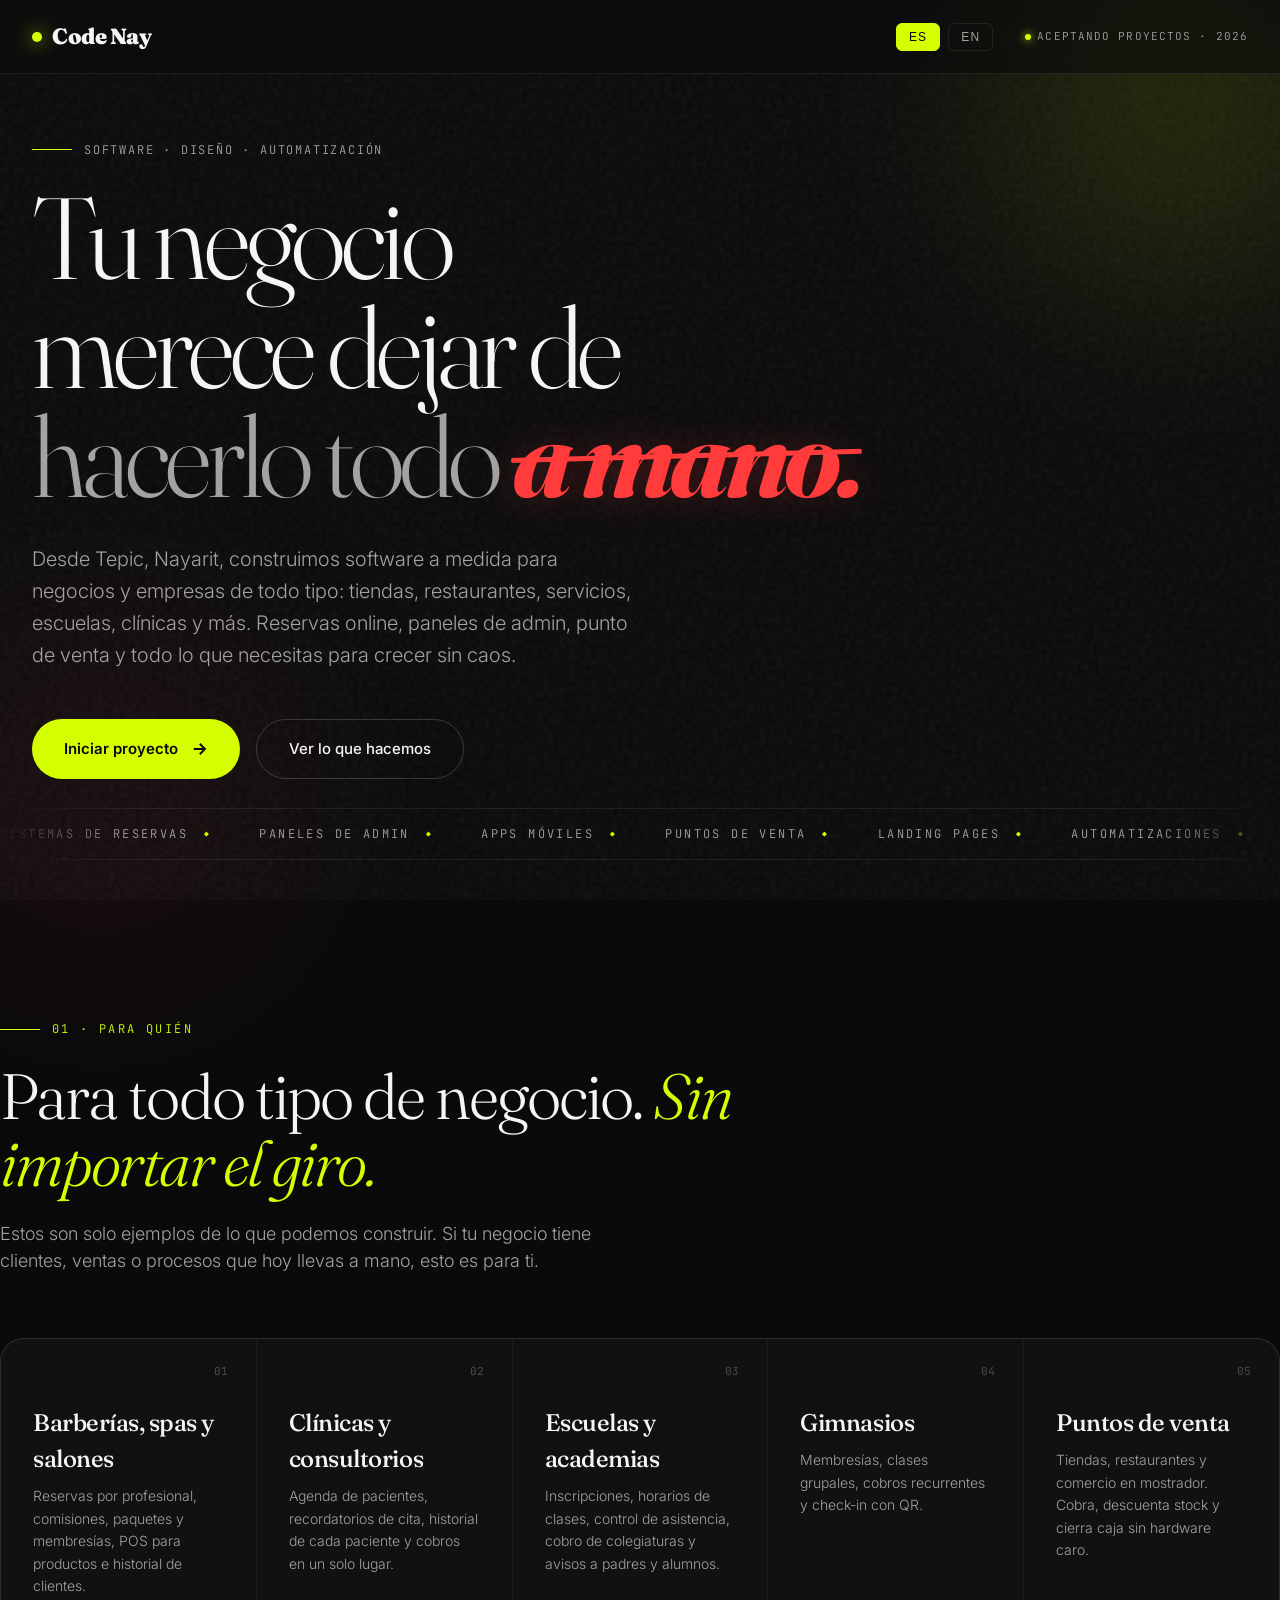
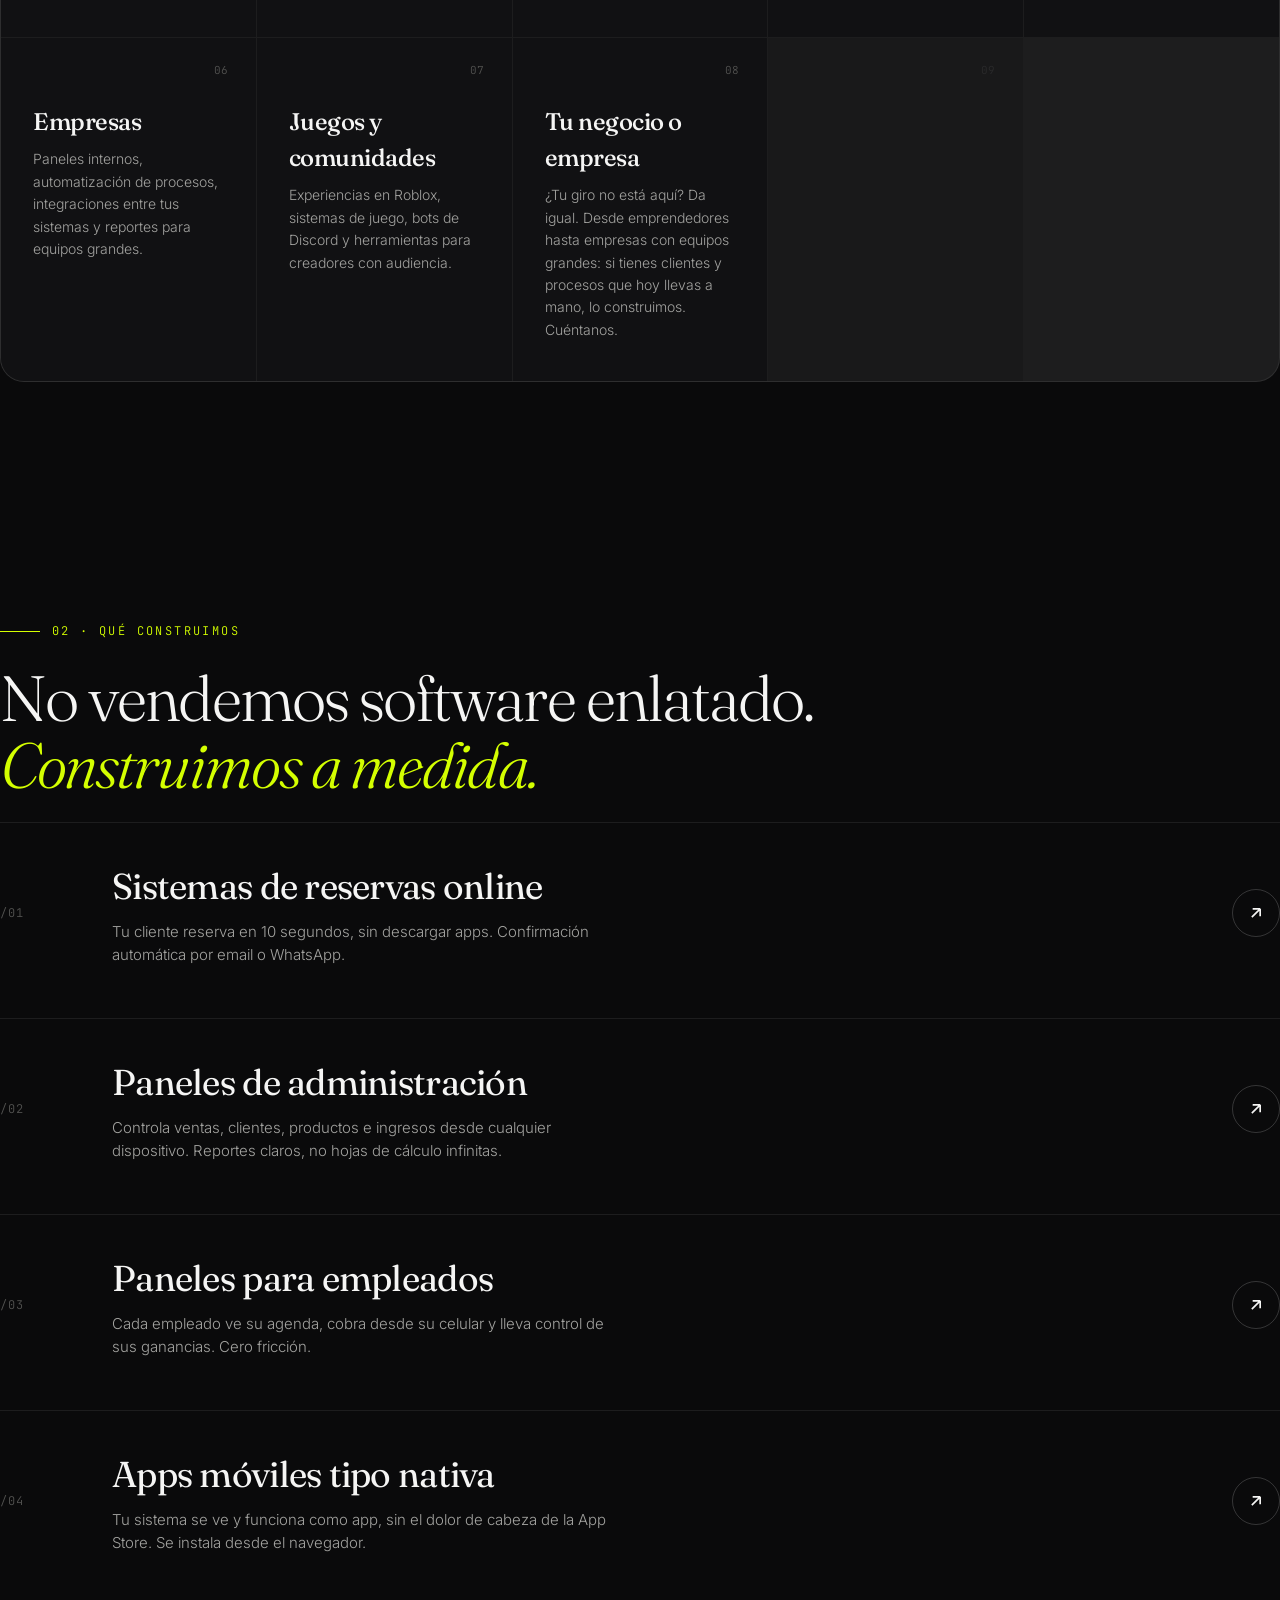
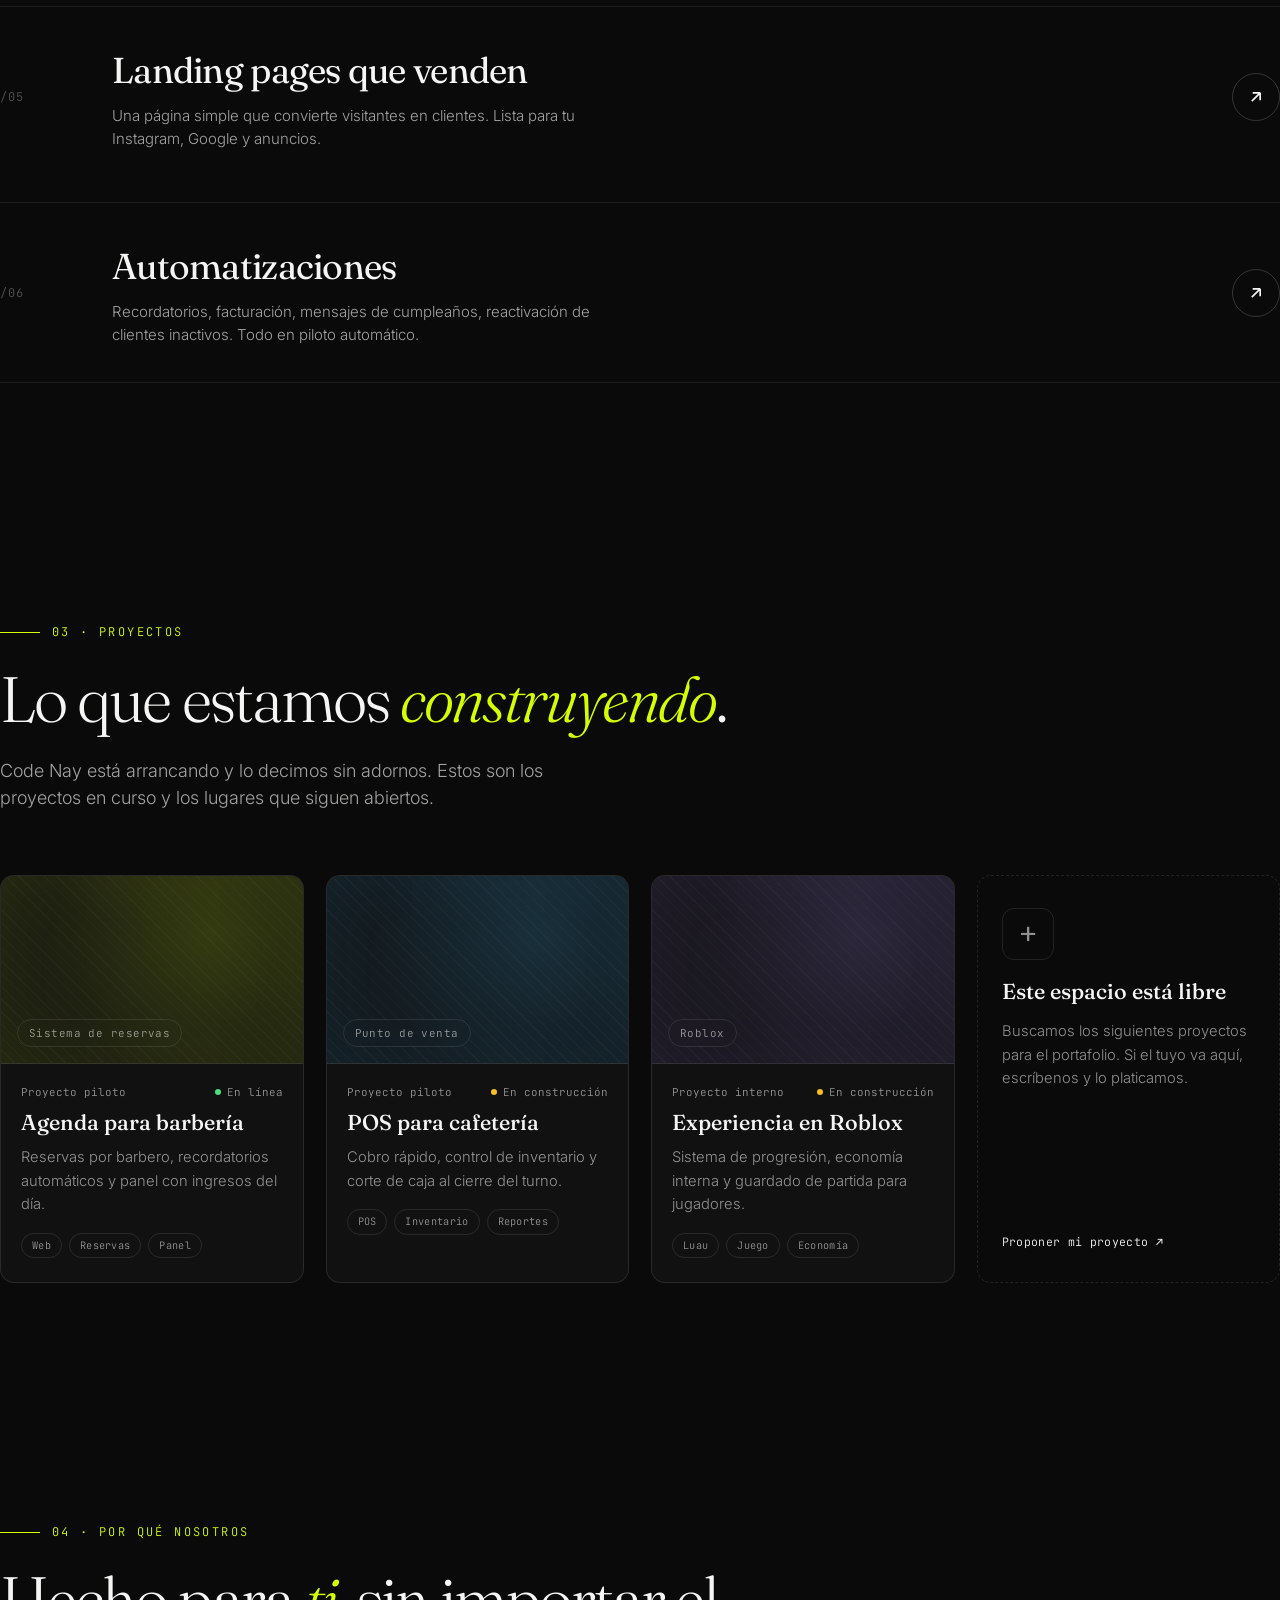
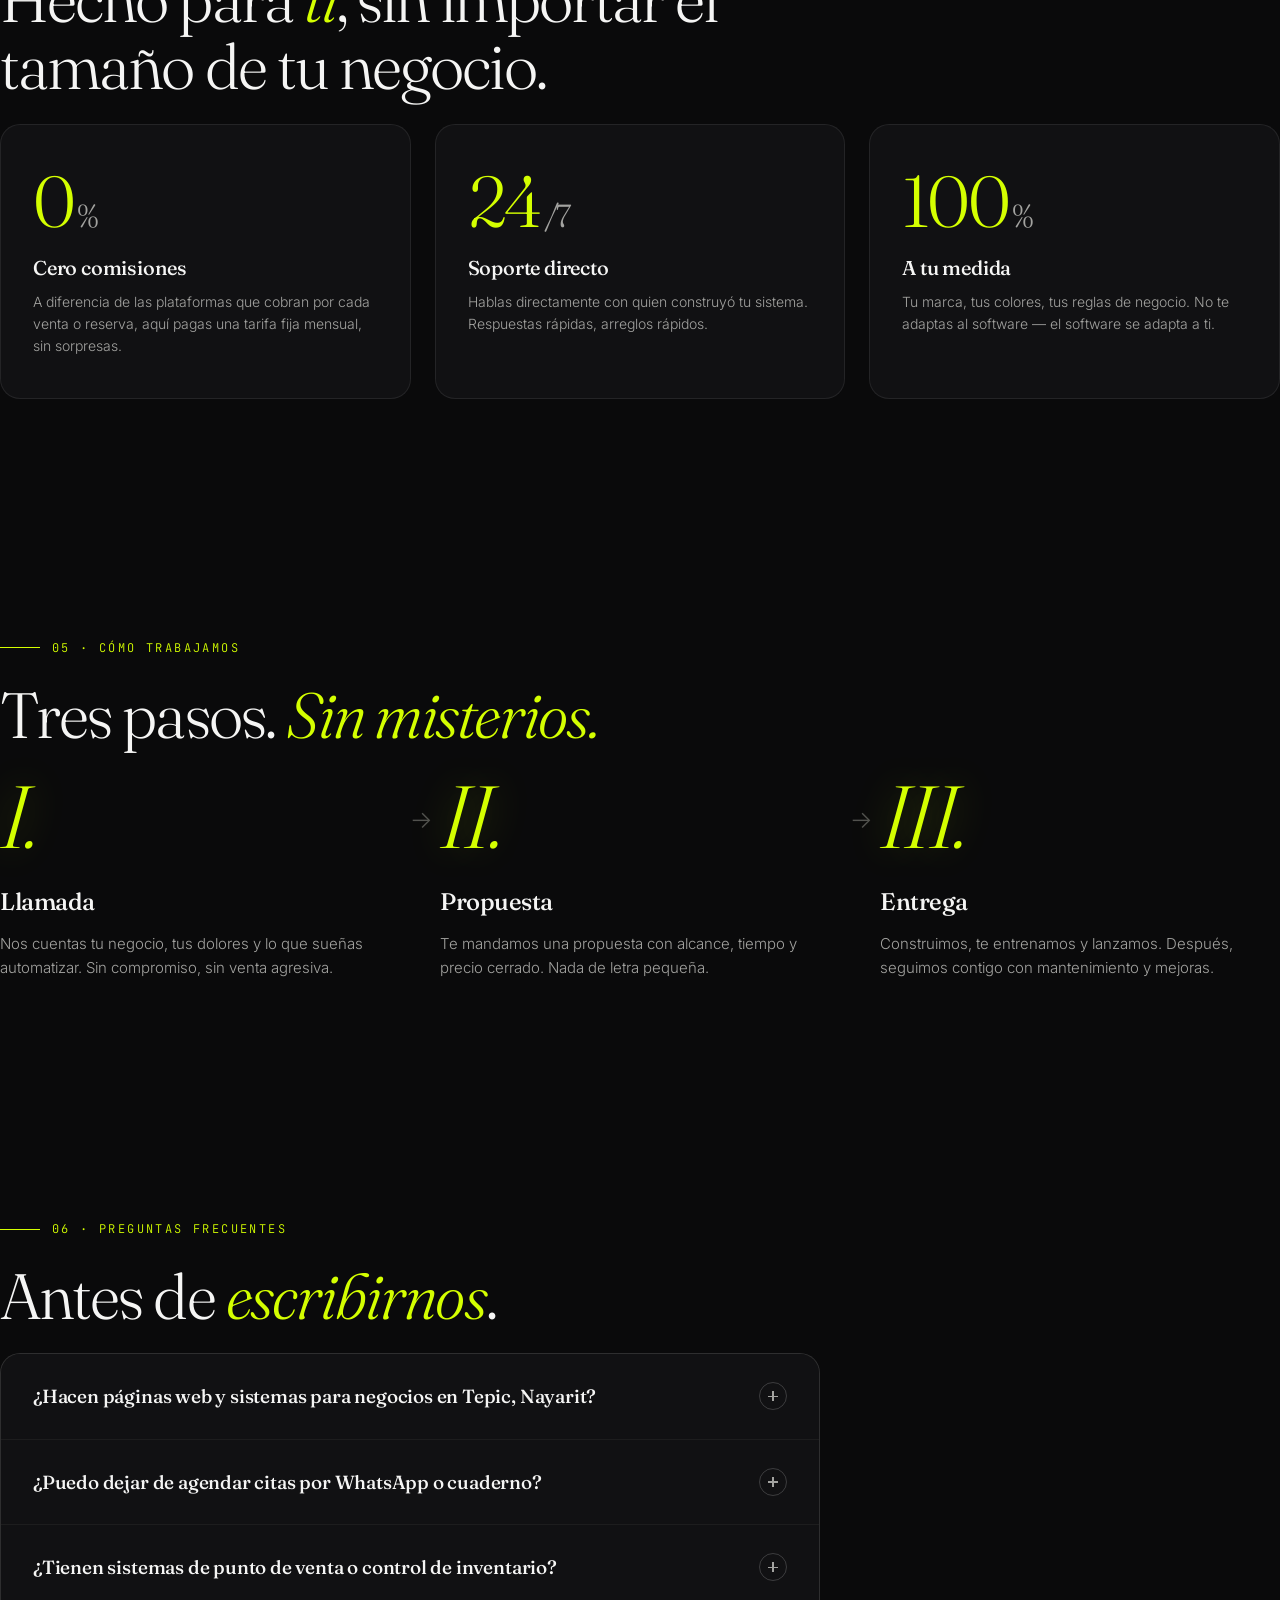
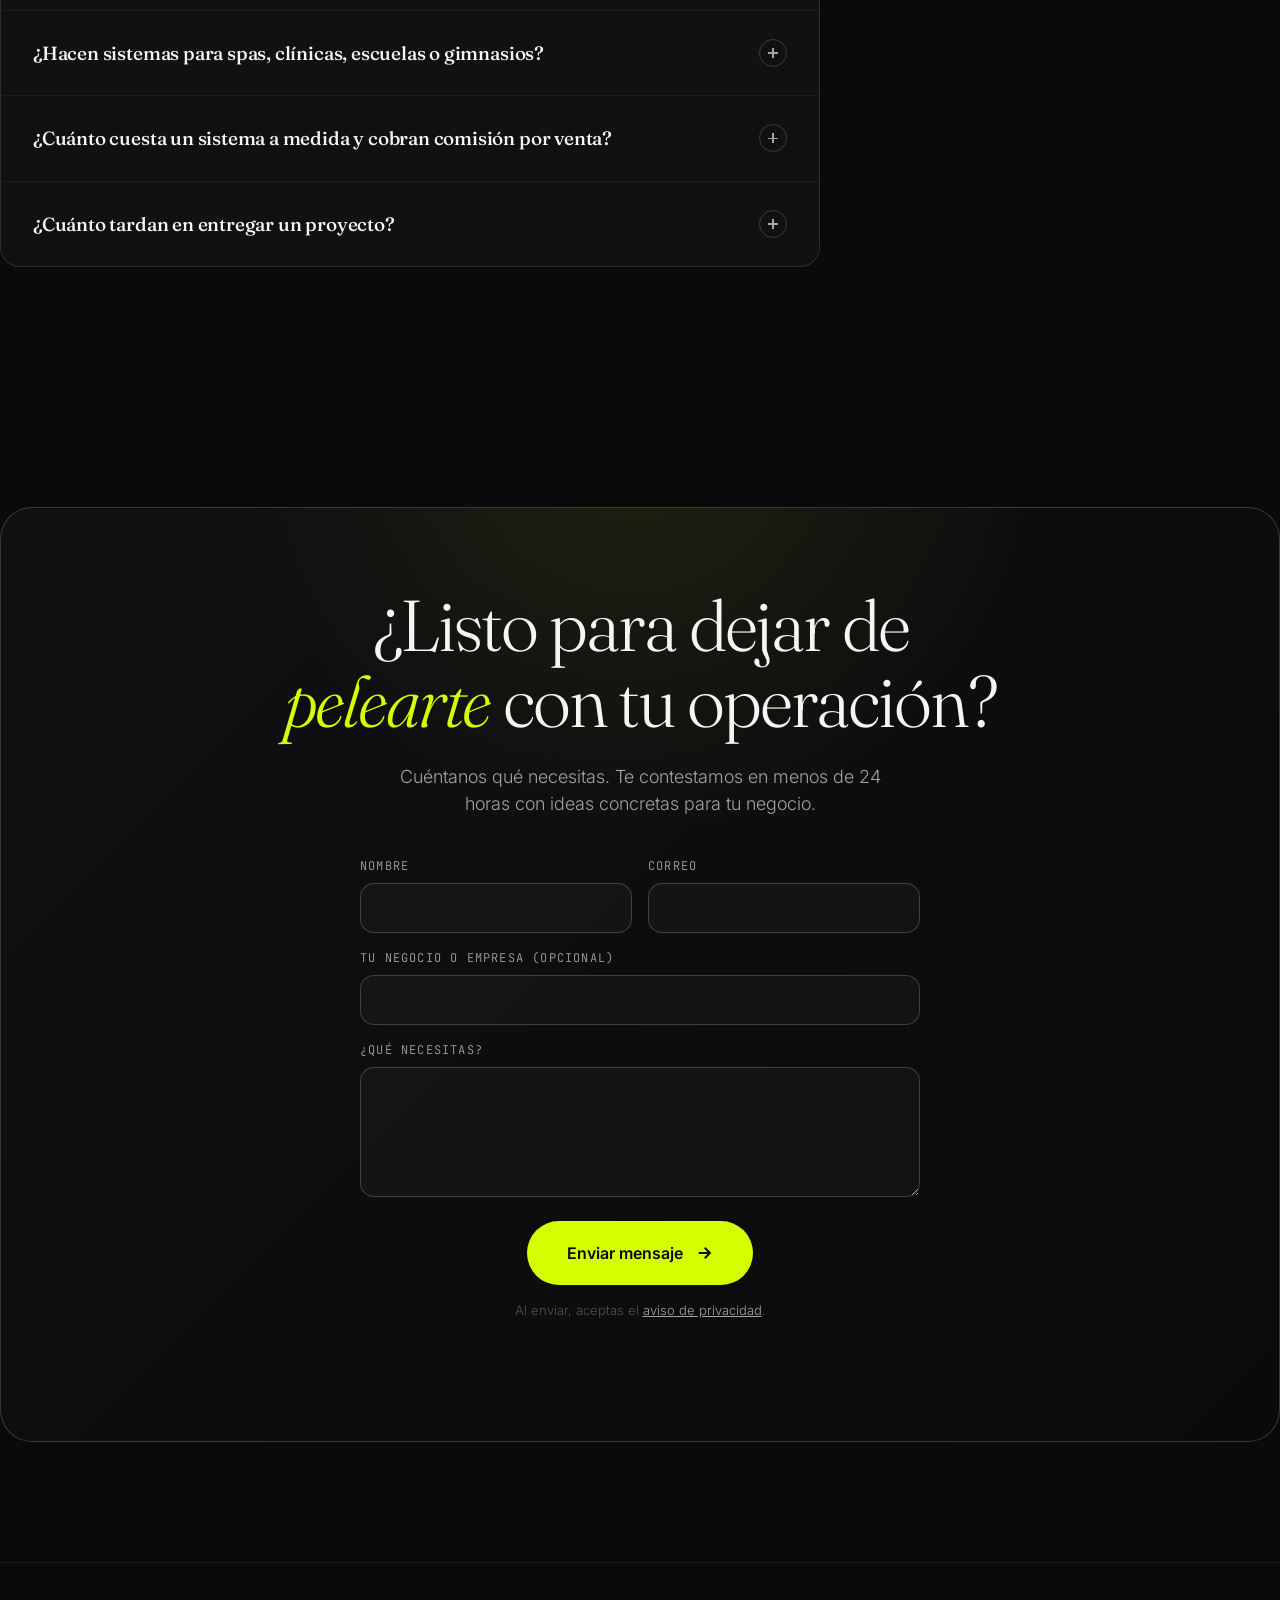
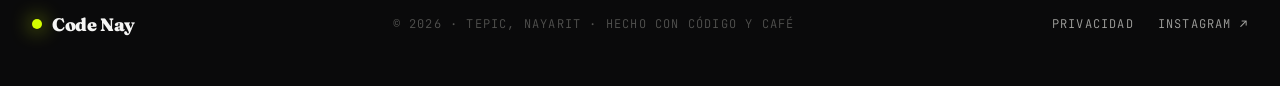
<file: index.html>
<!DOCTYPE html>
<html lang="es">
<head>
<meta charset="UTF-8">
<meta name="viewport" content="width=device-width, initial-scale=1.0">

<!-- Título y descripción: lo que se ve en el resultado de Google -->
<title>Code Nay — Software a medida en Tepic, Nayarit</title>
<meta name="description" content="Desarrollo de software a medida en Tepic, Nayarit. Sistemas de reservas, puntos de venta, paneles de administración, sitios web y automatizaciones para negocios.">

<!-- Dirección oficial de la página (evita contenido duplicado) -->
<link rel="canonical" href="https://www.codenay.com/">

<!-- Permiso explícito de indexación -->
<meta name="robots" content="index, follow, max-image-preview:large">

<link rel="icon" href="favicon.png" type="image/png">

<!-- Vista previa al compartir por WhatsApp, Instagram, Facebook -->
<meta property="og:type" content="website">
<meta property="og:site_name" content="Code Nay">
<meta property="og:locale" content="es_MX">
<meta property="og:url" content="https://www.codenay.com/">
<meta property="og:title" content="Code Nay — Software a medida en Tepic, Nayarit">
<meta property="og:description" content="Sistemas de reservas, puntos de venta, paneles de administración, sitios web y automatizaciones. Construimos el software que tu negocio necesita.">
<meta property="og:image" content="https://www.codenay.com/og-image.jpg">
<meta property="og:image:width" content="1200">
<meta property="og:image:height" content="630">
<meta property="og:image:alt" content="Code Nay — software a medida para tu negocio">

<!-- Vista previa en X / Twitter -->
<meta name="twitter:card" content="summary_large_image">
<meta name="twitter:title" content="Code Nay — Software a medida en Tepic, Nayarit">
<meta name="twitter:description" content="Sistemas de reservas, puntos de venta, paneles de administración, sitios web y automatizaciones.">
<meta name="twitter:image" content="https://www.codenay.com/og-image.jpg">

<!-- Datos estructurados: le explican a Google qué es este negocio -->
<script type="application/ld+json">
{
  "@context": "https://schema.org",
  "@type": "ProfessionalService",
  "@id": "https://www.codenay.com/#negocio",
  "name": "Code Nay",
  "alternateName": "Codenay",
  "url": "https://www.codenay.com/",
  "image": "https://www.codenay.com/og-image.jpg",
  "logo": "https://www.codenay.com/favicon.png",
  "description": "Desarrollo de software a medida: sistemas de reservas, puntos de venta, paneles de administración, sitios web, apps y automatizaciones para negocios.",
  "priceRange": "$$",
  "areaServed": [
    { "@type": "City",  "name": "Tepic" },
    { "@type": "State", "name": "Nayarit" },
    { "@type": "Country", "name": "México" }
  ],
  "address": {
    "@type": "PostalAddress",
    "addressLocality": "Tepic",
    "addressRegion": "Nayarit",
    "addressCountry": "MX"
  },
  "sameAs": [
    "https://instagram.com/code.nay_"
  ],
  "knowsLanguage": ["es-MX", "en"],
  "hasOfferCatalog": {
    "@type": "OfferCatalog",
    "name": "Servicios de desarrollo de software",
    "itemListElement": [
      { "@type": "Offer", "itemOffered": { "@type": "Service", "name": "Sistemas de reservas y agenda en línea" } },
      { "@type": "Offer", "itemOffered": { "@type": "Service", "name": "Puntos de venta e inventario" } },
      { "@type": "Offer", "itemOffered": { "@type": "Service", "name": "Paneles de administración" } },
      { "@type": "Offer", "itemOffered": { "@type": "Service", "name": "Desarrollo de sitios web y landing pages" } },
      { "@type": "Offer", "itemOffered": { "@type": "Service", "name": "Aplicaciones web y móviles" } },
      { "@type": "Offer", "itemOffered": { "@type": "Service", "name": "Automatizaciones e integraciones" } },
      { "@type": "Offer", "itemOffered": { "@type": "Service", "name": "Desarrollo de juegos en Roblox" } }
    ]
  }
}
</script>

<!-- Preguntas frecuentes: mismas preguntas y respuestas visibles en la sección FAQ -->
<script type="application/ld+json">
{
  "@context": "https://schema.org",
  "@type": "FAQPage",
  "mainEntity": [
    {
      "@type": "Question",
      "name": "¿Hacen páginas web y sistemas para negocios en Tepic, Nayarit?",
      "acceptedAnswer": { "@type": "Answer", "text": "Sí. Somos un estudio de desarrollo con sede en Tepic y trabajamos con negocios de todo Nayarit, además de clientes en el resto de México. Diseñamos páginas web y construimos sistemas a medida: reservas, punto de venta, paneles de administración y automatizaciones." }
    },
    {
      "@type": "Question",
      "name": "¿Puedo dejar de agendar citas por WhatsApp o cuaderno?",
      "acceptedAnswer": { "@type": "Answer", "text": "Sí, es justo lo que más pedimos. Construimos sistemas de reservas y agenda en línea: tu cliente reserva solo, te llegan recordatorios automáticos y tú ves todo en un panel, sin perseguir mensajes ni anotar en papel." }
    },
    {
      "@type": "Question",
      "name": "¿Tienen sistemas de punto de venta o control de inventario?",
      "acceptedAnswer": { "@type": "Answer", "text": "Sí. Hacemos puntos de venta para tiendas, restaurantes y comercio en mostrador: cobro, descuento de stock automático y corte de caja, sin depender de hardware caro ni de plataformas que cobran comisión por venta." }
    },
    {
      "@type": "Question",
      "name": "¿Hacen sistemas para spas, clínicas, escuelas o gimnasios?",
      "acceptedAnswer": { "@type": "Answer", "text": "Sí, y también para negocios que no encajan en ningún molde. Cada sistema se ajusta a cómo trabajas de verdad: agenda de pacientes para clínicas, inscripciones y colegiaturas para escuelas, membresías para gimnasios, y así con cada giro." }
    },
    {
      "@type": "Question",
      "name": "¿Cuánto cuesta un sistema a medida y cobran comisión por venta?",
      "acceptedAnswer": { "@type": "Answer", "text": "No cobramos comisión por cada reserva o venta, a diferencia de plataformas como Booksy. El precio depende de qué necesita tu negocio: en la llamada inicial te mandamos una propuesta con alcance, tiempo y precio cerrado, sin letra pequeña." }
    },
    {
      "@type": "Question",
      "name": "¿Cuánto tardan en entregar un proyecto?",
      "acceptedAnswer": { "@type": "Answer", "text": "Varía según el tamaño del sistema, pero trabajamos en tres pasos claros: llamada, propuesta con tiempos definidos, y entrega con entrenamiento incluido. Después seguimos disponibles para mantenimiento y mejoras." }
    }
  ]
}
</script>

<link rel="preconnect" href="https://fonts.googleapis.com">
<link rel="preconnect" href="https://fonts.gstatic.com" crossorigin>
<link href="https://fonts.googleapis.com/css2?family=Fraunces:ital,opsz,wght@0,9..144,300;0,9..144,500;0,9..144,700;0,9..144,900;1,9..144,500&family=JetBrains+Mono:wght@400;500;700&family=Inter:wght@300;400;500;600&display=swap" rel="stylesheet">
<link rel="stylesheet" href="styles.css">
<link rel="stylesheet" href="styles-work.css">

<!-- Google tag (gtag.js) -->
<script async src="https://www.googletagmanager.com/gtag/js?id=G-B6ZFRSYL4J"></script>
<script>
  window.dataLayer = window.dataLayer || [];
  function gtag(){dataLayer.push(arguments);}
  gtag('js', new Date());

  gtag('config', 'G-B6ZFRSYL4J');
</script>
</head>
<body>

<div class="glow glow-1"></div>
<div class="glow glow-2"></div>

<!-- NAV -->
<nav>
  <div class="logo">
    <span class="logo-dot"></span>
    Code Nay
  </div>
  <div class="nav-actions">
    <div class="lang-toggle">
      <button class="lang-btn active" data-lang="es">ES</button>
      <button class="lang-btn" data-lang="en">EN</button>
    </div>
    <div class="nav-tag">
      <span class="status"></span><span data-i18n="nav.status">Aceptando proyectos</span> · 2026
    </div>
  </div>
</nav>

<!-- HERO -->
<section class="hero wrap">
  <div class="hero-meta" data-i18n="hero.meta">Software · Diseño · Automatización</div>
  <h1 data-i18n="hero.title">
    Tu negocio<br>
    merece dejar de<br>
    <span>hacerlo todo</span> <em class="strike">a mano.</em>
  </h1>
  <p class="hero-sub" data-i18n="hero.subtitle">
    Desde Tepic, Nayarit, construimos software a medida para negocios y empresas de todo tipo: tiendas, restaurantes, servicios, escuelas, clínicas y más. Reservas online, paneles de admin, punto de venta y todo lo que necesitas para crecer sin caos.
  </p>
  <div class="hero-cta">
    <a href="#contact" class="btn-primary">
      <span data-i18n="hero.cta1">Iniciar proyecto</span>
      <svg viewBox="0 0 24 24" fill="none" stroke="currentColor" stroke-width="2.5">
        <path d="M5 12h14M13 5l7 7-7 7"/>
      </svg>
    </a>
    <a href="#services" class="btn-secondary" data-i18n="hero.cta2">
      Ver lo que hacemos
    </a>
  </div>

  <div class="ticker">
    <div class="ticker-track">
      <span data-i18n="ticker.1">Sistemas de reservas</span>
      <span data-i18n="ticker.2">Paneles de admin</span>
      <span data-i18n="ticker.3">Apps móviles</span>
      <span data-i18n="ticker.4">Puntos de venta</span>
      <span data-i18n="ticker.5">Landing pages</span>
      <span data-i18n="ticker.6">Automatizaciones</span>
      <span data-i18n="ticker.7">Integraciones</span>
      <span data-i18n="ticker.1">Sistemas de reservas</span>
      <span data-i18n="ticker.2">Paneles de admin</span>
      <span data-i18n="ticker.3">Apps móviles</span>
      <span data-i18n="ticker.4">Puntos de venta</span>
      <span data-i18n="ticker.5">Landing pages</span>
      <span data-i18n="ticker.6">Automatizaciones</span>
      <span data-i18n="ticker.7">Integraciones</span>
    </div>
  </div>
</section>

<!-- WHO WE SERVE -->
<section class="section wrap reveal" id="who">
  <div class="section-tag" data-i18n="sections.tag1">01 · Para quién</div>
  <h2 data-i18n="serve.title">Para todo tipo de negocio. <em>Sin importar el giro.</em></h2>
  <p class="section-desc" data-i18n="serve.subtitle">Estos son solo ejemplos de lo que podemos construir. Si tu negocio tiene clientes, ventas o procesos que hoy llevas a mano, esto es para ti.</p>

  <div class="serve-grid">
    <div class="serve-card">
      <div class="serve-num">01</div>
      <div class="serve-icon"></div>
      <h3 data-i18n="serve.cards.0.title">Barberías, spas y salones</h3>
      <p data-i18n="serve.cards.0.desc">Reservas por profesional, comisiones, paquetes y membresías, POS para productos e historial de clientes.</p>
    </div>
    <div class="serve-card">
      <div class="serve-num">02</div>
      <div class="serve-icon"></div>
      <h3 data-i18n="serve.cards.1.title">Clínicas y consultorios</h3>
      <p data-i18n="serve.cards.1.desc">Agenda de pacientes, recordatorios de cita, historial de cada paciente y cobros en un solo lugar.</p>
    </div>
    <div class="serve-card">
      <div class="serve-num">03</div>
      <div class="serve-icon"></div>
      <h3 data-i18n="serve.cards.2.title">Escuelas y academias</h3>
      <p data-i18n="serve.cards.2.desc">Inscripciones, horarios de clases, control de asistencia, cobro de colegiaturas y avisos a padres y alumnos.</p>
    </div>
    <div class="serve-card">
      <div class="serve-num">04</div>
      <div class="serve-icon"></div>
      <h3 data-i18n="serve.cards.3.title">Gimnasios</h3>
      <p data-i18n="serve.cards.3.desc">Membresías, clases grupales, cobros recurrentes y check-in con QR.</p>
    </div>
    <div class="serve-card">
      <div class="serve-num">05</div>
      <div class="serve-icon"></div>
      <h3 data-i18n="serve.cards.4.title">Puntos de venta</h3>
      <p data-i18n="serve.cards.4.desc">Tiendas, restaurantes y comercio en mostrador. Cobra, descuenta stock y cierra caja sin hardware caro.</p>
    </div>
    <div class="serve-card">
      <div class="serve-num">06</div>
      <div class="serve-icon"></div>
      <h3 data-i18n="serve.cards.6.title">Empresas</h3>
      <p data-i18n="serve.cards.6.desc">Paneles internos, automatización de procesos, integraciones entre tus sistemas y reportes para equipos grandes.</p>
    </div>
    <div class="serve-card">
      <div class="serve-num">07</div>
      <div class="serve-icon"></div>
      <h3 data-i18n="serve.cards.7.title">Juegos y comunidades</h3>
      <p data-i18n="serve.cards.7.desc">Experiencias en Roblox, sistemas de juego, bots de Discord y herramientas para creadores con audiencia.</p>
    </div>
    <div class="serve-card">
      <div class="serve-num">08</div>
      <div class="serve-icon"></div>
      <h3 data-i18n="serve.cards.5.title">Tu negocio o empresa</h3>
      <p data-i18n="serve.cards.5.desc">¿Tu giro no está aquí? Da igual. Desde emprendedores hasta empresas con equipos grandes: si tienes clientes y procesos que hoy llevas a mano, lo construimos. Cuéntanos.</p>
    </div>
    <div class="serve-card serve-card--empty">
      <div class="serve-num">09</div>
      <div class="serve-icon"></div>
    </div>
  </div>
</section>

<!-- WHAT WE BUILD -->
<section class="section wrap reveal" id="services">
  <div class="section-tag" data-i18n="sections.tag2">02 · Qué construimos</div>
  <h2 data-i18n="services.title">No vendemos software enlatado. <em>Construimos a medida.</em></h2>

  <div class="services">
    <div class="service-row">
      <div class="service-num">/01</div>
      <div class="service-content">
        <h3 data-i18n="services.items.0.title">Sistemas de reservas online</h3>
        <p data-i18n="services.items.0.desc">Tu cliente reserva en 10 segundos, sin descargar apps. Confirmación automática por email o WhatsApp.</p>
      </div>
      <div class="service-arrow">
        <svg width="20" height="20" viewBox="0 0 24 24" fill="none" stroke="currentColor" stroke-width="2"><path d="M7 17L17 7M17 7H8M17 7v9"/></svg>
      </div>
    </div>

    <div class="service-row">
      <div class="service-num">/02</div>
      <div class="service-content">
        <h3 data-i18n="services.items.1.title">Paneles de administración</h3>
        <p data-i18n="services.items.1.desc">Controla ventas, clientes, productos e ingresos desde cualquier dispositivo. Reportes claros, no hojas de cálculo infinitas.</p>
      </div>
      <div class="service-arrow">
        <svg width="20" height="20" viewBox="0 0 24 24" fill="none" stroke="currentColor" stroke-width="2"><path d="M7 17L17 7M17 7H8M17 7v9"/></svg>
      </div>
    </div>

    <div class="service-row">
      <div class="service-num">/03</div>
      <div class="service-content">
        <h3 data-i18n="services.items.2.title">Paneles para empleados</h3>
        <p data-i18n="services.items.2.desc">Cada empleado ve su agenda, cobra desde su celular y lleva control de sus ganancias. Cero fricción.</p>
      </div>
      <div class="service-arrow">
        <svg width="20" height="20" viewBox="0 0 24 24" fill="none" stroke="currentColor" stroke-width="2"><path d="M7 17L17 7M17 7H8M17 7v9"/></svg>
      </div>
    </div>

    <div class="service-row">
      <div class="service-num">/04</div>
      <div class="service-content">
        <h3 data-i18n="services.items.3.title">Apps móviles tipo nativa</h3>
        <p data-i18n="services.items.3.desc">Tu sistema se ve y funciona como app, sin el dolor de cabeza de la App Store. Se instala desde el navegador.</p>
      </div>
      <div class="service-arrow">
        <svg width="20" height="20" viewBox="0 0 24 24" fill="none" stroke="currentColor" stroke-width="2"><path d="M7 17L17 7M17 7H8M17 7v9"/></svg>
      </div>
    </div>

    <div class="service-row">
      <div class="service-num">/05</div>
      <div class="service-content">
        <h3 data-i18n="services.items.4.title">Landing pages que venden</h3>
        <p data-i18n="services.items.4.desc">Una página simple que convierte visitantes en clientes. Lista para tu Instagram, Google y anuncios.</p>
      </div>
      <div class="service-arrow">
        <svg width="20" height="20" viewBox="0 0 24 24" fill="none" stroke="currentColor" stroke-width="2"><path d="M7 17L17 7M17 7H8M17 7v9"/></svg>
      </div>
    </div>

    <div class="service-row">
      <div class="service-num">/06</div>
      <div class="service-content">
        <h3 data-i18n="services.items.5.title">Automatizaciones</h3>
        <p data-i18n="services.items.5.desc">Recordatorios, facturación, mensajes de cumpleaños, reactivación de clientes inactivos. Todo en piloto automático.</p>
      </div>
      <div class="service-arrow">
        <svg width="20" height="20" viewBox="0 0 24 24" fill="none" stroke="currentColor" stroke-width="2"><path d="M7 17L17 7M17 7H8M17 7v9"/></svg>
      </div>
    </div>
  </div>
</section>

<!-- WORK / PROYECTOS -->
<section class="section wrap reveal" id="work">
  <div class="section-tag" data-i18n="sections.tag3">03 · Proyectos</div>
  <h2 data-i18n="work.title">Lo que estamos <em>construyendo</em>.</h2>
  <p class="section-desc" data-i18n="work.subtitle">Code Nay está arrancando y lo decimos sin adornos. Estos son los proyectos en curso y los lugares que siguen abiertos.</p>

  <div class="work-grid">
    <article class="work-card">
      <div class="work-thumb" data-thumb="01">
        <span class="work-thumb-label" data-i18n="work.items.0.kind">Sistema de reservas</span>
      </div>
      <div class="work-body">
        <div class="work-meta">
          <span class="work-client" data-i18n="work.items.0.client">Proyecto piloto</span>
          <span class="work-status is-live" data-i18n="work.items.0.status">En línea</span>
        </div>
        <h3 data-i18n="work.items.0.title">Agenda para barbería</h3>
        <p data-i18n="work.items.0.desc">Reservas por barbero, recordatorios automáticos y panel con ingresos del día.</p>
        <div class="work-tags">
          <span>Web</span><span>Reservas</span><span>Panel</span>
        </div>
      </div>
    </article>

    <article class="work-card">
      <div class="work-thumb" data-thumb="02">
        <span class="work-thumb-label" data-i18n="work.items.1.kind">Punto de venta</span>
      </div>
      <div class="work-body">
        <div class="work-meta">
          <span class="work-client" data-i18n="work.items.1.client">Proyecto piloto</span>
          <span class="work-status is-building" data-i18n="work.items.1.status">En construcción</span>
        </div>
        <h3 data-i18n="work.items.1.title">POS para cafetería</h3>
        <p data-i18n="work.items.1.desc">Cobro rápido, control de inventario y corte de caja al cierre del turno.</p>
        <div class="work-tags">
          <span>POS</span><span>Inventario</span><span>Reportes</span>
        </div>
      </div>
    </article>

    <article class="work-card">
      <div class="work-thumb" data-thumb="03">
        <span class="work-thumb-label" data-i18n="work.items.2.kind">Roblox</span>
      </div>
      <div class="work-body">
        <div class="work-meta">
          <span class="work-client" data-i18n="work.items.2.client">Proyecto interno</span>
          <span class="work-status is-building" data-i18n="work.items.2.status">En construcción</span>
        </div>
        <h3 data-i18n="work.items.2.title">Experiencia en Roblox</h3>
        <p data-i18n="work.items.2.desc">Sistema de progresión, economía interna y guardado de partida para jugadores.</p>
        <div class="work-tags">
          <span>Luau</span><span>Juego</span><span>Economía</span>
        </div>
      </div>
    </article>

    <a class="work-card work-card--open" href="#contact">
      <div class="work-open-mark">+</div>
      <h3 data-i18n="work.open.title">Este espacio está libre</h3>
      <p data-i18n="work.open.desc">Buscamos los siguientes proyectos para el portafolio. Si el tuyo va aquí, escríbenos y lo platicamos.</p>
      <span class="work-open-cta" data-i18n="work.open.cta">Proponer mi proyecto ↗</span>
    </a>
  </div>
</section>

<!-- WHY US -->
<section class="section wrap reveal">
  <div class="section-tag" data-i18n="sections.tag4">04 · Por qué nosotros</div>
  <h2 data-i18n="why.title">Hecho para <em>ti</em>, sin importar el tamaño de tu negocio.</h2>

  <div class="why-grid">
    <div class="why-card">
      <div class="why-stat">0<span>%</span></div>
      <h3 data-i18n="why.items.0.title">Cero comisiones</h3>
      <p data-i18n="why.items.0.desc">A diferencia de las plataformas que cobran por cada venta o reserva, aquí pagas una tarifa fija mensual, sin sorpresas.</p>
    </div>
    <div class="why-card">
      <div class="why-stat">24<span>/7</span></div>
      <h3 data-i18n="why.items.1.title">Soporte directo</h3>
      <p data-i18n="why.items.1.desc">Hablas directamente con quien construyó tu sistema. Respuestas rápidas, arreglos rápidos.</p>
    </div>
    <div class="why-card">
      <div class="why-stat">100<span>%</span></div>
      <h3 data-i18n="why.items.2.title">A tu medida</h3>
      <p data-i18n="why.items.2.desc">Tu marca, tus colores, tus reglas de negocio. No te adaptas al software — el software se adapta a ti.</p>
    </div>
  </div>
</section>

<!-- PROCESS -->
<section class="section wrap reveal">
  <div class="section-tag" data-i18n="sections.tag5">05 · Cómo trabajamos</div>
  <h2 data-i18n="process.title">Tres pasos. <em>Sin misterios.</em></h2>

  <div class="process">
    <div class="process-step">
      <div class="process-num">I.</div>
      <h3 data-i18n="process.items.0.title">Llamada</h3>
      <p data-i18n="process.items.0.desc">Nos cuentas tu negocio, tus dolores y lo que sueñas automatizar. Sin compromiso, sin venta agresiva.</p>
    </div>
    <div class="process-step">
      <div class="process-num">II.</div>
      <h3 data-i18n="process.items.1.title">Propuesta</h3>
      <p data-i18n="process.items.1.desc">Te mandamos una propuesta con alcance, tiempo y precio cerrado. Nada de letra pequeña.</p>
    </div>
    <div class="process-step">
      <div class="process-num">III.</div>
      <h3 data-i18n="process.items.2.title">Entrega</h3>
      <p data-i18n="process.items.2.desc">Construimos, te entrenamos y lanzamos. Después seguimos contigo con mantenimiento y mejoras.</p>
    </div>
  </div>
</section>

<!-- FAQ -->
<section class="section wrap reveal" id="faq">
  <div class="section-tag" data-i18n="sections.tag6">06 · Preguntas frecuentes</div>
  <h2 data-i18n="faq.title">Antes de <em>escribirnos</em>.</h2>

  <div class="faq-list">
    <details class="faq-item">
      <summary><span data-i18n="faq.items.0.q">¿Hacen páginas web y sistemas para negocios en Tepic, Nayarit?</span><span class="faq-mark"></span></summary>
      <p data-i18n="faq.items.0.a">Sí. Somos un estudio de desarrollo con sede en Tepic y trabajamos con negocios de todo Nayarit, además de clientes en el resto de México. Diseñamos páginas web y construimos sistemas a medida: reservas, punto de venta, paneles de administración y automatizaciones.</p>
    </details>
    <details class="faq-item">
      <summary><span data-i18n="faq.items.1.q">¿Puedo dejar de agendar citas por WhatsApp o cuaderno?</span><span class="faq-mark"></span></summary>
      <p data-i18n="faq.items.1.a">Sí, es justo lo que más pedimos. Construimos sistemas de reservas y agenda en línea: tu cliente reserva solo, te llegan recordatorios automáticos y tú ves todo en un panel, sin perseguir mensajes ni anotar en papel.</p>
    </details>
    <details class="faq-item">
      <summary><span data-i18n="faq.items.2.q">¿Tienen sistemas de punto de venta o control de inventario?</span><span class="faq-mark"></span></summary>
      <p data-i18n="faq.items.2.a">Sí. Hacemos puntos de venta para tiendas, restaurantes y comercio en mostrador: cobro, descuento de stock automático y corte de caja, sin depender de hardware caro ni de plataformas que cobran comisión por venta.</p>
    </details>
    <details class="faq-item">
      <summary><span data-i18n="faq.items.3.q">¿Hacen sistemas para spas, clínicas, escuelas o gimnasios?</span><span class="faq-mark"></span></summary>
      <p data-i18n="faq.items.3.a">Sí, y también para negocios que no encajan en ningún molde. Cada sistema se ajusta a cómo trabajas de verdad: agenda de pacientes para clínicas, inscripciones y colegiaturas para escuelas, membresías para gimnasios, y así con cada giro.</p>
    </details>
    <details class="faq-item">
      <summary><span data-i18n="faq.items.4.q">¿Cuánto cuesta un sistema a medida y cobran comisión por venta?</span><span class="faq-mark"></span></summary>
      <p data-i18n="faq.items.4.a">No cobramos comisión por cada reserva o venta, a diferencia de plataformas como Booksy. El precio depende de qué necesita tu negocio: en la llamada inicial te mandamos una propuesta con alcance, tiempo y precio cerrado, sin letra pequeña.</p>
    </details>
    <details class="faq-item">
      <summary><span data-i18n="faq.items.5.q">¿Cuánto tardan en entregar un proyecto?</span><span class="faq-mark"></span></summary>
      <p data-i18n="faq.items.5.a">Varía según el tamaño del sistema, pero trabajamos en tres pasos claros: llamada, propuesta con tiempos definidos, y entrega con entrenamiento incluido. Después seguimos disponibles para mantenimiento y mejoras.</p>
    </details>
  </div>
</section>

<!-- CTA -->
<section class="cta-section wrap reveal" id="contact">
  <div class="cta-wrap">
    <h2 data-i18n="cta.title">¿Listo para dejar de<br><em>pelearte</em> con tu operación?</h2>
    <p data-i18n="cta.subtitle">Cuéntanos qué necesitas. Te contestamos en menos de 24 horas con ideas concretas para tu negocio.</p>
    <form id="contact-form" class="contact-form" action="https://formsubmit.co/ajax/codenay8@gmail.com" method="POST">
      <div class="form-row">
        <label class="field">
          <span data-i18n="form.name">Nombre</span>
          <input type="text" name="name" required maxlength="100" autocomplete="name">
        </label>
        <label class="field">
          <span data-i18n="form.email">Correo</span>
          <input type="email" name="email" required maxlength="150" autocomplete="email">
        </label>
      </div>
      <label class="field">
        <span data-i18n="form.business">Tu negocio o empresa (opcional)</span>
        <input type="text" name="business" maxlength="150" autocomplete="organization">
      </label>
      <label class="field">
        <span data-i18n="form.message">¿Qué necesitas?</span>
        <textarea name="message" rows="5" required maxlength="2000"></textarea>
      </label>
      <input type="hidden" name="_subject" value="Nuevo mensaje desde codenay.com">
      <input type="hidden" name="_template" value="table">
      <input type="hidden" name="_captcha" value="false">
      <input type="text" name="_honey" class="form-hp" tabindex="-1" autocomplete="off" aria-hidden="true">
      <button type="submit" class="btn-primary">
        <span data-i18n="form.submit">Enviar mensaje</span>
        <svg viewBox="0 0 24 24" fill="none" stroke="currentColor" stroke-width="2.5">
          <path d="M5 12h14M13 5l7 7-7 7"/>
        </svg>
      </button>
      <div class="form-note" data-i18n="form.privacy">Al enviar, aceptas el <a href="privacidad.html">aviso de privacidad</a>.</div>
      <div class="form-status" role="status" aria-live="polite"></div>
    </form>
  </div>
</section>

<!-- FOOTER -->
<footer>
  <div class="logo">
    <span class="logo-dot"></span>
    Code Nay
  </div>
  <div class="footer-meta" data-i18n="footer.meta">© 2026 · Tepic, Nayarit · Hecho con código y café</div>
  <div class="footer-social">
    <a href="privacidad.html" data-i18n="footer.privacy">Privacidad</a>
    <a href="https://instagram.com/code.nay_" target="_blank" rel="noopener" data-i18n="footer.instagram">Instagram ↗</a>
  </div>
</footer>

<script src="translations.js"></script>

<script>
  const observer = new IntersectionObserver((entries) => {
    entries.forEach(entry => {
      if (entry.isIntersecting) {
        entry.target.classList.add('visible');
      }
    });
  }, { threshold: 0.1 });

  document.querySelectorAll('.reveal').forEach(el => observer.observe(el));

  const contactForm = document.getElementById('contact-form');
  if (contactForm) {
    const status = contactForm.querySelector('.form-status');
    const submitBtn = contactForm.querySelector('button[type="submit"]');
    contactForm.addEventListener('submit', async (e) => {
      e.preventDefault();
      const t = translations[i18n.currentLang].form;
      status.className = 'form-status';
      status.textContent = t.sending;
      submitBtn.disabled = true;
      try {
        const res = await fetch(contactForm.action, {
          method: 'POST',
          headers: { 'Accept': 'application/json' },
          body: new FormData(contactForm)
        });
        const data = await res.json().catch(() => ({}));
        if (!res.ok || data.success === false || data.success === 'false') throw new Error('send failed');
        contactForm.reset();
        status.classList.add('is-ok');
        status.textContent = t.ok;
      } catch (err) {
        status.classList.add('is-error');
        status.textContent = t.error;
      } finally {
        submitBtn.disabled = false;
      }
    });
  }
</script>

</body>
</html>
</file>
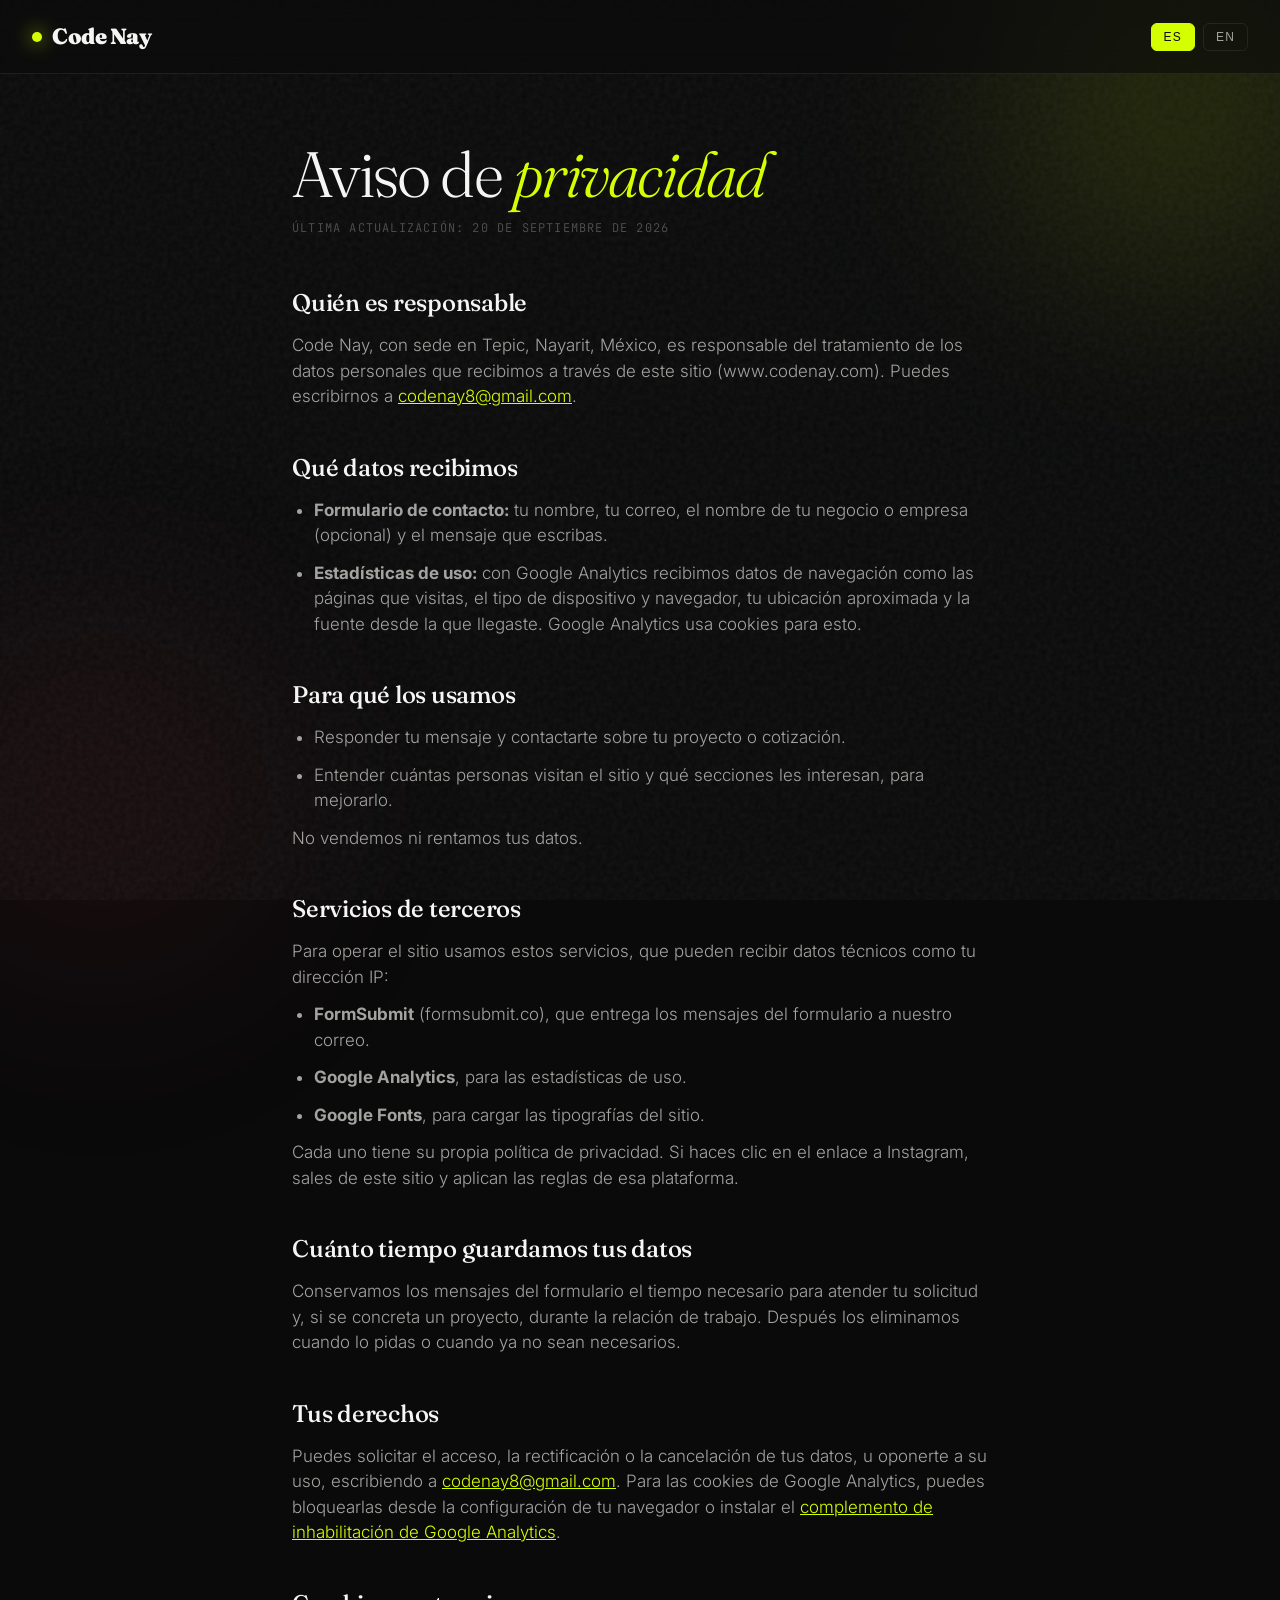
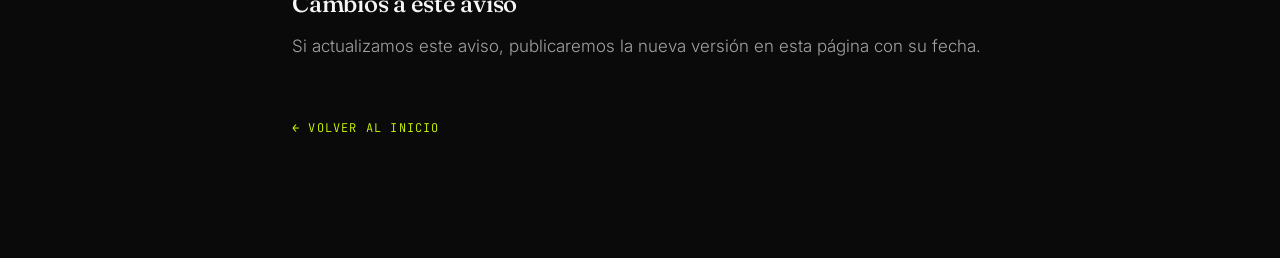
<file: privacidad.html>
<!DOCTYPE html>
<html lang="es">
<head>
<meta charset="UTF-8">
<meta name="viewport" content="width=device-width, initial-scale=1.0">
<title>Aviso de privacidad — Code Nay</title>
<meta name="description" content="Aviso de privacidad de Code Nay: qué datos recibimos por el formulario de contacto y con Google Analytics, para qué los usamos y cómo ejercer tus derechos.">
<link rel="canonical" href="https://www.codenay.com/privacidad.html">
<meta name="robots" content="index, follow">
<link rel="icon" href="favicon.png" type="image/png">

<link rel="preconnect" href="https://fonts.googleapis.com">
<link rel="preconnect" href="https://fonts.gstatic.com" crossorigin>
<link href="https://fonts.googleapis.com/css2?family=Fraunces:ital,opsz,wght@0,9..144,300;0,9..144,500;0,9..144,700;0,9..144,900;1,9..144,500&family=JetBrains+Mono:wght@400;500;700&family=Inter:wght@300;400;500;600&display=swap" rel="stylesheet">
<link rel="stylesheet" href="styles.css">
<style>
  .legal { max-width: 760px; padding-top: 140px; padding-bottom: 120px; }
  .legal h1 {
    font-family: 'Fraunces', serif; font-weight: 300;
    font-size: clamp(36px, 6vw, 64px); line-height: 1.05; letter-spacing: -0.03em;
    margin-bottom: 12px;
  }
  .legal h1 em { font-style: italic; color: var(--neon); }
  .legal .updated {
    font-family: 'JetBrains Mono', monospace; font-size: 12px; text-transform: uppercase;
    letter-spacing: 0.1em; color: var(--ink-faint); margin-bottom: 48px;
  }
  .legal h2 {
    font-family: 'Fraunces', serif; font-weight: 500; font-size: 24px;
    letter-spacing: -0.01em; margin: 40px 0 12px;
  }
  .legal p, .legal li { color: var(--ink-dim); font-size: 17px; margin-bottom: 12px; }
  .legal ul { padding-left: 22px; margin-bottom: 12px; }
  .legal a { color: var(--neon); }
  .legal .back {
    display: inline-block; margin-top: 48px; text-decoration: none;
    font-family: 'JetBrains Mono', monospace; font-size: 12px;
    text-transform: uppercase; letter-spacing: 0.1em;
  }
  [hidden] { display: none !important; }
</style>

<!-- Google tag (gtag.js) -->
<script async src="https://www.googletagmanager.com/gtag/js?id=G-B6ZFRSYL4J"></script>
<script>
  window.dataLayer = window.dataLayer || [];
  function gtag(){dataLayer.push(arguments);}
  gtag('js', new Date());

  gtag('config', 'G-B6ZFRSYL4J');
</script>
</head>
<body>

<div class="glow glow-1"></div>
<div class="glow glow-2"></div>

<nav>
  <a class="logo" href="index.html" style="color: inherit; text-decoration: none;">
    <span class="logo-dot"></span>
    Code Nay
  </a>
  <div class="nav-actions">
    <div class="lang-toggle">
      <button class="lang-btn active" data-lang="es">ES</button>
      <button class="lang-btn" data-lang="en">EN</button>
    </div>
  </div>
</nav>

<main class="wrap legal">

  <!-- ESPAÑOL -->
  <div data-lang-block="es">
    <h1>Aviso de <em>privacidad</em></h1>
    <div class="updated">Última actualización: 20 de septiembre de 2026</div>

    <h2>Quién es responsable</h2>
    <p>Code Nay, con sede en Tepic, Nayarit, México, es responsable del tratamiento de los datos personales que recibimos a través de este sitio (www.codenay.com). Puedes escribirnos a <a href="mailto:codenay8@gmail.com">codenay8@gmail.com</a>.</p>

    <h2>Qué datos recibimos</h2>
    <ul>
      <li><strong>Formulario de contacto:</strong> tu nombre, tu correo, el nombre de tu negocio o empresa (opcional) y el mensaje que escribas.</li>
      <li><strong>Estadísticas de uso:</strong> con Google Analytics recibimos datos de navegación como las páginas que visitas, el tipo de dispositivo y navegador, tu ubicación aproximada y la fuente desde la que llegaste. Google Analytics usa cookies para esto.</li>
    </ul>

    <h2>Para qué los usamos</h2>
    <ul>
      <li>Responder tu mensaje y contactarte sobre tu proyecto o cotización.</li>
      <li>Entender cuántas personas visitan el sitio y qué secciones les interesan, para mejorarlo.</li>
    </ul>
    <p>No vendemos ni rentamos tus datos.</p>

    <h2>Servicios de terceros</h2>
    <p>Para operar el sitio usamos estos servicios, que pueden recibir datos técnicos como tu dirección IP:</p>
    <ul>
      <li><strong>FormSubmit</strong> (formsubmit.co), que entrega los mensajes del formulario a nuestro correo.</li>
      <li><strong>Google Analytics</strong>, para las estadísticas de uso.</li>
      <li><strong>Google Fonts</strong>, para cargar las tipografías del sitio.</li>
    </ul>
    <p>Cada uno tiene su propia política de privacidad. Si haces clic en el enlace a Instagram, sales de este sitio y aplican las reglas de esa plataforma.</p>

    <h2>Cuánto tiempo guardamos tus datos</h2>
    <p>Conservamos los mensajes del formulario el tiempo necesario para atender tu solicitud y, si se concreta un proyecto, durante la relación de trabajo. Después los eliminamos cuando lo pidas o cuando ya no sean necesarios.</p>

    <h2>Tus derechos</h2>
    <p>Puedes solicitar el acceso, la rectificación o la cancelación de tus datos, u oponerte a su uso, escribiendo a <a href="mailto:codenay8@gmail.com">codenay8@gmail.com</a>. Para las cookies de Google Analytics, puedes bloquearlas desde la configuración de tu navegador o instalar el <a href="https://tools.google.com/dlpage/gaoptout" target="_blank" rel="noopener">complemento de inhabilitación de Google Analytics</a>.</p>

    <h2>Cambios a este aviso</h2>
    <p>Si actualizamos este aviso, publicaremos la nueva versión en esta página con su fecha.</p>

    <a class="back" href="index.html">← Volver al inicio</a>
  </div>

  <!-- ENGLISH -->
  <div data-lang-block="en" hidden>
    <h1>Privacy <em>notice</em></h1>
    <div class="updated">Last updated: September 20, 2026</div>

    <h2>Who is responsible</h2>
    <p>Code Nay, based in Tepic, Nayarit, Mexico, is responsible for the personal data we receive through this site (www.codenay.com). You can reach us at <a href="mailto:codenay8@gmail.com">codenay8@gmail.com</a>.</p>

    <h2>What data we receive</h2>
    <ul>
      <li><strong>Contact form:</strong> your name, your email, your business or company name (optional), and the message you write.</li>
      <li><strong>Usage statistics:</strong> through Google Analytics we receive browsing data such as the pages you visit, your device and browser type, your approximate location, and the source you came from. Google Analytics uses cookies for this.</li>
    </ul>

    <h2>What we use it for</h2>
    <ul>
      <li>To reply to your message and contact you about your project or quote.</li>
      <li>To understand how many people visit the site and which sections interest them, so we can improve it.</li>
    </ul>
    <p>We do not sell or rent your data.</p>

    <h2>Third-party services</h2>
    <p>To run the site we use these services, which may receive technical data such as your IP address:</p>
    <ul>
      <li><strong>FormSubmit</strong> (formsubmit.co), which delivers contact form messages to our email.</li>
      <li><strong>Google Analytics</strong>, for usage statistics.</li>
      <li><strong>Google Fonts</strong>, to load the site's typefaces.</li>
    </ul>
    <p>Each has its own privacy policy. If you click the Instagram link, you leave this site and that platform's rules apply.</p>

    <h2>How long we keep your data</h2>
    <p>We keep contact form messages for as long as needed to handle your request and, if a project goes ahead, for the duration of our working relationship. After that we delete them when you ask or when they are no longer needed.</p>

    <h2>Your rights</h2>
    <p>You can request access to, correction of, or deletion of your data, or object to its use, by writing to <a href="mailto:codenay8@gmail.com">codenay8@gmail.com</a>. For Google Analytics cookies, you can block them in your browser settings or install the <a href="https://tools.google.com/dlpage/gaoptout" target="_blank" rel="noopener">Google Analytics opt-out add-on</a>.</p>

    <h2>Changes to this notice</h2>
    <p>If we update this notice, we will publish the new version on this page with its date.</p>

    <a class="back" href="index.html">← Back to home</a>
  </div>

</main>

<script>
  (function () {
    var lang = 'es';
    try { lang = localStorage.getItem('lang') || 'es'; } catch (e) {}
    function show(l) {
      document.documentElement.lang = l;
      document.querySelectorAll('[data-lang-block]').forEach(function (el) {
        el.hidden = el.getAttribute('data-lang-block') !== l;
      });
      document.querySelectorAll('.lang-btn').forEach(function (b) {
        b.classList.toggle('active', b.getAttribute('data-lang') === l);
      });
      document.title = l === 'en' ? 'Privacy notice — Code Nay' : 'Aviso de privacidad — Code Nay';
    }
    document.querySelectorAll('.lang-btn').forEach(function (b) {
      b.addEventListener('click', function () {
        var l = b.getAttribute('data-lang');
        try { localStorage.setItem('lang', l); } catch (e) {}
        show(l);
      });
    });
    show(lang === 'en' ? 'en' : 'es');
  })();
</script>

</body>
</html>
</file>
<file: styles.css>
:root {
  --bg: #0a0a0b;
  --bg-elev: #111113;
  --ink: #f5f5f4;
  --ink-dim: #a3a3a0;
  --ink-faint: #525250;
  --neon: #d4ff00;
  --neon-soft: #b8e000;
  --accent: #ff3b3b;
  --line: rgba(255,255,255,0.08);
  --line-strong: rgba(255,255,255,0.18);
}

* { margin: 0; padding: 0; box-sizing: border-box; }

html { scroll-behavior: smooth; }

body {
  background: var(--bg);
  color: var(--ink);
  font-family: 'Inter', sans-serif;
  font-weight: 300;
  line-height: 1.5;
  overflow-x: hidden;
  -webkit-font-smoothing: antialiased;
}

/* Noise texture overlay */
body::before {
  content: '';
  position: fixed;
  inset: 0;
  background-image: url("data:image/svg+xml,%3Csvg viewBox='0 0 200 200' xmlns='http://www.w3.org/2000/svg'%3E%3Cfilter id='n'%3E%3CfeTurbulence type='fractalNoise' baseFrequency='0.85' numOctaves='2' stitchTiles='stitch'/%3E%3CfeColorMatrix values='0 0 0 0 1 0 0 0 0 1 0 0 0 0 1 0 0 0 0.08 0'/%3E%3C/filter%3E%3Crect width='100%25' height='100%25' filter='url(%23n)'/%3E%3C/svg%3E");
  pointer-events: none;
  z-index: 1;
  opacity: 0.6;
}

/* Glow accent behind everything */
.glow {
  position: fixed;
  width: 600px;
  height: 600px;
  border-radius: 50%;
  background: radial-gradient(circle, rgba(212,255,0,0.15), transparent 70%);
  filter: blur(80px);
  z-index: 0;
  pointer-events: none;
}
.glow-1 { top: -200px; right: -200px; }
.glow-2 { bottom: -200px; left: -200px; background: radial-gradient(circle, rgba(255,59,59,0.08), transparent 70%); }

/* ============ NAV ============ */
nav {
  position: fixed;
  top: 0;
  left: 0;
  right: 0;
  padding: 20px 32px;
  display: flex;
  justify-content: space-between;
  align-items: center;
  z-index: 100;
  backdrop-filter: blur(12px);
  background: rgba(10,10,11,0.6);
  border-bottom: 1px solid var(--line);
}
.logo {
  font-family: 'Fraunces', serif;
  font-weight: 900;
  font-size: 22px;
  letter-spacing: -0.02em;
  display: flex;
  align-items: center;
  gap: 10px;
}
.logo-dot {
  width: 10px;
  height: 10px;
  background: var(--neon);
  border-radius: 50%;
  box-shadow: 0 0 20px var(--neon);
  animation: pulse 2s ease-in-out infinite;
}
@keyframes pulse {
  0%, 100% { opacity: 1; transform: scale(1); }
  50% { opacity: 0.6; transform: scale(0.85); }
}
.nav-tag {
  font-family: 'JetBrains Mono', monospace;
  font-size: 11px;
  color: var(--ink-dim);
  text-transform: uppercase;
  letter-spacing: 0.1em;
}
.nav-tag .status {
  display: inline-block;
  width: 6px;
  height: 6px;
  border-radius: 50%;
  background: var(--neon);
  margin-right: 6px;
  box-shadow: 0 0 8px var(--neon);
}
.nav-actions {
  display: flex;
  gap: 32px;
  align-items: center;
}

/* ============ CONTAINER ============ */
.wrap {
  max-width: 1280px;
  margin: 0 auto;
  padding: 0 32px;
  position: relative;
  z-index: 2;
}

/* ============ HERO ============ */
.hero {
  min-height: 100vh;
  display: flex;
  flex-direction: column;
  justify-content: center;
  padding-top: 100px;
  padding-bottom: 80px;
  position: relative;
}

.hero-meta {
  font-family: 'JetBrains Mono', monospace;
  font-size: 12px;
  color: var(--ink-dim);
  text-transform: uppercase;
  letter-spacing: 0.15em;
  margin-bottom: 24px;
  display: flex;
  align-items: center;
  gap: 12px;
  opacity: 0;
  animation: fadeUp 0.8s ease 0.1s forwards;
}
.hero-meta::before {
  content: '';
  width: 40px;
  height: 1px;
  background: var(--neon);
}

.hero h1 {
  font-family: 'Fraunces', serif;
  font-weight: 300;
  font-size: clamp(48px, 9vw, 128px);
  line-height: 0.95;
  letter-spacing: -0.04em;
  margin-bottom: 32px;
  opacity: 0;
  animation: fadeUp 0.8s ease 0.2s forwards;
}
.hero h1 em {
  font-style: italic;
  font-weight: 500;
  color: var(--neon);
  text-shadow: 0 0 40px rgba(212,255,0,0.3);
}
/* "operar por" — dim slightly so WhatsApp pops */
.hero h1 span {
  color: var(--ink-dim);
}
/* WhatsApp strikethrough — accent red, bold */
.hero h1 .strike {
  position: relative;
  font-weight: 700;
  font-style: italic;
  color: var(--accent);
  text-shadow: 0 0 40px rgba(255,59,59,0.25);
}
.hero h1 .strike::after {
  content: '';
  position: absolute;
  left: -2px;
  right: -2px;
  top: 52%;
  height: 5px;
  background: var(--accent);
  border-radius: 2px;
  transform: rotate(-1.5deg);
  opacity: 0;
  animation: strike 0.5s cubic-bezier(0.4,0,0.2,1) 1.1s forwards;
}
@keyframes strike {
  from { transform: rotate(-1.5deg) scaleX(0); transform-origin: left; opacity: 1; }
  to   { transform: rotate(-1.5deg) scaleX(1); transform-origin: left; opacity: 1; }
}

.hero-sub {
  font-size: clamp(16px, 1.8vw, 20px);
  color: var(--ink-dim);
  max-width: 600px;
  margin-bottom: 48px;
  line-height: 1.6;
  opacity: 0;
  animation: fadeUp 0.8s ease 0.4s forwards;
}

.hero-cta {
  display: flex;
  gap: 16px;
  flex-wrap: wrap;
  opacity: 0;
  animation: fadeUp 0.8s ease 0.6s forwards;
}

.btn-primary {
  background: var(--neon);
  color: var(--bg);
  padding: 18px 32px;
  border: none;
  font-family: 'Inter', sans-serif;
  font-weight: 600;
  font-size: 15px;
  cursor: pointer;
  text-decoration: none;
  display: inline-flex;
  align-items: center;
  gap: 12px;
  transition: all 0.3s ease;
  border-radius: 999px;
  position: relative;
  overflow: hidden;
}
.btn-primary::after {
  content: '';
  position: absolute;
  inset: 0;
  background: var(--neon-soft);
  transform: translateX(-100%);
  transition: transform 0.3s ease;
  z-index: -1;
}
.btn-primary:hover {
  box-shadow: 0 0 40px rgba(212,255,0,0.5);
  transform: translateY(-2px);
}
.btn-primary svg {
  width: 18px;
  height: 18px;
  transition: transform 0.3s;
}
.btn-primary:hover svg {
  transform: translateX(4px);
}

.btn-secondary {
  background: transparent;
  color: var(--ink);
  padding: 18px 32px;
  border: 1px solid var(--line-strong);
  font-family: 'Inter', sans-serif;
  font-weight: 500;
  font-size: 15px;
  cursor: pointer;
  text-decoration: none;
  display: inline-flex;
  align-items: center;
  gap: 10px;
  transition: all 0.3s ease;
  border-radius: 999px;
}
.btn-secondary:hover {
  border-color: var(--neon);
  color: var(--neon);
}

/* Ticker at bottom of hero */
.ticker {
  position: absolute;
  bottom: 40px;
  left: 0;
  right: 0;
  overflow: hidden;
  border-top: 1px solid var(--line);
  border-bottom: 1px solid var(--line);
  padding: 16px 0;
  font-family: 'JetBrains Mono', monospace;
  font-size: 12px;
  text-transform: uppercase;
  letter-spacing: 0.2em;
  color: var(--ink-dim);
  mask: linear-gradient(90deg, transparent, black 10%, black 90%, transparent);
}
.ticker-track {
  display: flex;
  gap: 48px;
  white-space: nowrap;
  animation: tick 40s linear infinite;
}
.ticker-track span {
  display: inline-flex;
  align-items: center;
  gap: 16px;
}
.ticker-track span::after {
  content: '◆';
  color: var(--neon);
  font-size: 8px;
}
@keyframes tick {
  to { transform: translateX(-50%); }
}

@keyframes fadeUp {
  from { opacity: 0; transform: translateY(24px); }
  to { opacity: 1; transform: translateY(0); }
}

/* ============ SECTION HEADERS ============ */
.section {
  padding: 120px 0;
  position: relative;
}
.section-tag {
  font-family: 'JetBrains Mono', monospace;
  font-size: 12px;
  color: var(--neon);
  text-transform: uppercase;
  letter-spacing: 0.2em;
  margin-bottom: 24px;
  display: flex;
  align-items: center;
  gap: 12px;
}
.section-tag::before {
  content: '';
  width: 40px;
  height: 1px;
  background: var(--neon);
}
.section h2 {
  font-family: 'Fraunces', serif;
  font-weight: 300;
  font-size: clamp(36px, 5vw, 64px);
  line-height: 1.05;
  letter-spacing: -0.03em;
  margin-bottom: 24px;
  max-width: 900px;
}
.section h2 em {
  font-style: italic;
  color: var(--neon);
}
.section-desc {
  font-size: 18px;
  color: var(--ink-dim);
  max-width: 600px;
  margin-bottom: 64px;
}

/* ============ WHO WE SERVE ============ */
.serve-grid {
  display: grid;
  grid-template-columns: repeat(auto-fit, minmax(220px, 1fr));
  gap: 1px;
  background: var(--line);
  border: 1px solid var(--line);
  border-radius: 24px;
  overflow: hidden;
}
.serve-card--empty {
  cursor: default;
  opacity: 0.25;
  pointer-events: none;
}
.serve-card {
  background: var(--bg-elev);
  padding: 40px 32px;
  position: relative;
  transition: all 0.4s ease;
  cursor: default;
}
.serve-card:hover {
  background: #18181a;
  box-shadow: inset 0 2px 0 var(--neon);
}
.serve-card:hover .serve-icon {
  transform: scale(1.15) rotate(-8deg);
}
.serve-icon {
  font-size: 40px;
  margin-bottom: 20px;
  transition: transform 0.4s cubic-bezier(0.34,1.56,0.64,1);
  display: inline-block;
  line-height: 1;
}
.serve-card h3 {
  font-family: 'Fraunces', serif;
  font-weight: 500;
  font-size: 24px;
  margin-bottom: 8px;
  letter-spacing: -0.02em;
}
.serve-card p {
  color: var(--ink-dim);
  font-size: 14px;
  line-height: 1.6;
}
.serve-num {
  position: absolute;
  top: 24px;
  right: 28px;
  font-family: 'JetBrains Mono', monospace;
  font-size: 11px;
  color: var(--ink-faint);
}

/* ============ SERVICES (what we build) ============ */
.services {
  display: grid;
  gap: 16px;
}
.service-row {
  display: grid;
  grid-template-columns: 80px 1fr auto;
  gap: 32px;
  align-items: center;
  padding: 36px 0;
  border-top: 1px solid var(--line);
  transition: all 0.3s ease;
  cursor: default;
  position: relative;
}
.service-row:last-child {
  border-bottom: 1px solid var(--line);
}
.service-row:hover {
  padding-left: 24px;
  background: rgba(212,255,0,0.025);
  border-radius: 8px;
}
.service-row:hover .service-arrow {
  background: var(--neon);
  color: var(--bg);
  transform: rotate(-45deg) scale(1.1);
}
.service-row:hover h3 {
  color: var(--neon);
}
.service-num {
  font-family: 'JetBrains Mono', monospace;
  font-size: 12px;
  color: var(--ink-faint);
  letter-spacing: 0.1em;
}
.service-content h3 {
  font-family: 'Fraunces', serif;
  font-weight: 400;
  font-size: clamp(24px, 3vw, 36px);
  letter-spacing: -0.02em;
  margin-bottom: 8px;
  transition: color 0.3s ease;
}
.service-content p {
  color: var(--ink-dim);
  font-size: 15px;
  max-width: 500px;
}
.service-arrow {
  width: 48px;
  height: 48px;
  border: 1px solid var(--line-strong);
  border-radius: 50%;
  display: flex;
  align-items: center;
  justify-content: center;
  transition: all 0.3s ease;
  color: var(--ink);
  flex-shrink: 0;
}

/* ============ WHY US ============ */
.why-grid {
  display: grid;
  grid-template-columns: repeat(auto-fit, minmax(280px, 1fr));
  gap: 24px;
}
.why-card {
  background: var(--bg-elev);
  border: 1px solid var(--line);
  border-radius: 20px;
  padding: 40px 32px;
  transition: all 0.4s ease;
  position: relative;
  overflow: hidden;
}
.why-card::before {
  content: '';
  position: absolute;
  top: -50%;
  right: -50%;
  width: 100%;
  height: 100%;
  background: radial-gradient(circle, rgba(212,255,0,0.1), transparent 70%);
  opacity: 0;
  transition: opacity 0.4s ease;
}
.why-card:hover {
  border-color: var(--neon);
  transform: translateY(-4px);
}
.why-card:hover::before {
  opacity: 1;
}
.why-stat {
  font-family: 'Fraunces', serif;
  font-weight: 300;
  font-size: 72px;
  line-height: 1;
  letter-spacing: -0.04em;
  color: var(--neon);
  margin-bottom: 16px;
  position: relative;
  z-index: 1;
}
.why-stat span {
  font-size: 32px;
  color: var(--ink-dim);
  margin-left: 4px;
}
.why-card h3 {
  font-family: 'Fraunces', serif;
  font-weight: 500;
  font-size: 20px;
  margin-bottom: 8px;
  letter-spacing: -0.01em;
  position: relative;
  z-index: 1;
}
.why-card p {
  color: var(--ink-dim);
  font-size: 14px;
  line-height: 1.6;
  position: relative;
  z-index: 1;
}

/* ============ PROCESS ============ */
.process {
  display: grid;
  grid-template-columns: repeat(auto-fit, minmax(260px, 1fr));
  gap: 40px;
  position: relative;
}
.process-step {
  position: relative;
}
.process-num {
  font-family: 'Fraunces', serif;
  font-weight: 300;
  font-style: italic;
  font-size: 88px;
  color: var(--neon);
  line-height: 1;
  margin-bottom: 24px;
  letter-spacing: -0.04em;
  text-shadow: 0 0 40px rgba(212,255,0,0.3);
}
.process-step h3 {
  font-family: 'Fraunces', serif;
  font-weight: 500;
  font-size: 24px;
  margin-bottom: 12px;
  letter-spacing: -0.02em;
}
.process-step p {
  color: var(--ink-dim);
  font-size: 15px;
  line-height: 1.6;
}
.process-step::after {
  content: '→';
  position: absolute;
  right: -32px;
  top: 30px;
  color: var(--ink-faint);
  font-size: 24px;
}
.process-step:last-child::after { display: none; }

/* ============ FAQ ============ */
.faq-list {
  max-width: 820px;
  display: grid;
  gap: 1px;
  background: var(--line);
  border: 1px solid var(--line);
  border-radius: 20px;
  overflow: hidden;
}
.faq-item {
  background: var(--bg-elev);
}
.faq-item summary {
  list-style: none;
  cursor: pointer;
  padding: 28px 32px;
  display: flex;
  align-items: center;
  justify-content: space-between;
  gap: 24px;
  font-family: 'Fraunces', serif;
  font-weight: 500;
  font-size: 19px;
  letter-spacing: -0.01em;
  transition: color 0.3s ease;
}
.faq-item summary::-webkit-details-marker { display: none; }
.faq-item summary:hover { color: var(--neon); }
.faq-mark {
  flex-shrink: 0;
  width: 28px;
  height: 28px;
  border-radius: 50%;
  border: 1px solid var(--line-strong);
  display: flex;
  align-items: center;
  justify-content: center;
  position: relative;
}
.faq-mark::before,
.faq-mark::after {
  content: '';
  position: absolute;
  background: var(--ink-dim);
  transition: transform 0.3s ease;
}
.faq-mark::before { width: 10px; height: 1.5px; }
.faq-mark::after { width: 1.5px; height: 10px; }
.faq-item[open] summary { color: var(--neon); }
.faq-item[open] .faq-mark::after { transform: rotate(90deg) scale(0); }
.faq-item[open] .faq-mark::before { background: var(--neon); }
.faq-item p {
  padding: 0 32px 28px;
  max-width: 640px;
  color: var(--ink-dim);
  font-size: 15px;
  line-height: 1.7;
}

/* ============ CTA ============ */
.cta-section {
  padding: 120px 0;
  text-align: center;
  position: relative;
}
.cta-wrap {
  background: linear-gradient(135deg, var(--bg-elev), var(--bg));
  border: 1px solid var(--line-strong);
  border-radius: 32px;
  padding: 80px 40px;
  position: relative;
  overflow: hidden;
}
.cta-wrap::before {
  content: '';
  position: absolute;
  top: -50%;
  left: 50%;
  transform: translateX(-50%);
  width: 800px;
  height: 800px;
  background: radial-gradient(circle, rgba(212,255,0,0.08), transparent 70%);
  pointer-events: none;
}
.cta-wrap h2 {
  font-family: 'Fraunces', serif;
  font-weight: 300;
  font-size: clamp(36px, 6vw, 72px);
  line-height: 1.05;
  letter-spacing: -0.03em;
  margin-bottom: 24px;
  position: relative;
}
.cta-wrap h2 em {
  font-style: italic;
  color: var(--neon);
}
.cta-wrap p {
  color: var(--ink-dim);
  font-size: 18px;
  max-width: 500px;
  margin: 0 auto 40px;
  position: relative;
}
.cta-wrap .btn-primary {
  position: relative;
  font-size: 16px;
  padding: 22px 40px;
}

/* Contact form */
.contact-form {
  position: relative;
  display: grid;
  gap: 16px;
  max-width: 560px;
  margin: 0 auto;
  text-align: left;
}
.form-row {
  display: grid;
  grid-template-columns: 1fr 1fr;
  gap: 16px;
}
.field {
  display: grid;
  gap: 8px;
}
.field span {
  font-family: 'JetBrains Mono', monospace;
  font-size: 12px;
  text-transform: uppercase;
  letter-spacing: 0.1em;
  color: var(--ink-dim);
}
.field input,
.field textarea {
  width: 100%;
  background: rgba(255,255,255,0.03);
  border: 1px solid var(--line-strong);
  border-radius: 14px;
  padding: 14px 16px;
  color: var(--ink);
  font-family: 'Inter', sans-serif;
  font-size: 16px;
  transition: border-color 0.3s ease, box-shadow 0.3s ease;
}
.field textarea {
  resize: vertical;
  min-height: 120px;
}
.field input:focus,
.field textarea:focus {
  outline: none;
  border-color: var(--neon);
  box-shadow: 0 0 0 3px rgba(212,255,0,0.15);
}
.contact-form .btn-primary {
  justify-self: center;
  margin-top: 8px;
}
.contact-form .btn-primary:disabled {
  opacity: 0.6;
  cursor: wait;
  transform: none;
  box-shadow: none;
}
.form-note {
  text-align: center;
  font-size: 13px;
  color: var(--ink-faint);
}
.form-note a {
  color: var(--ink-dim);
  text-decoration: underline;
}
.form-note a:hover { color: var(--neon); }
.form-status {
  min-height: 24px;
  text-align: center;
  font-size: 15px;
  color: var(--ink-dim);
}
.form-status.is-ok { color: var(--neon); }
.form-status.is-error { color: var(--accent); }
.form-hp {
  position: absolute;
  left: -9999px;
  width: 1px;
  height: 1px;
  overflow: hidden;
}

/* ============ FOOTER ============ */
footer {
  border-top: 1px solid var(--line);
  padding: 48px 32px;
  display: flex;
  justify-content: space-between;
  align-items: center;
  flex-wrap: wrap;
  gap: 24px;
  position: relative;
  z-index: 2;
}
footer .logo {
  font-size: 18px;
}
.footer-meta {
  font-family: 'JetBrains Mono', monospace;
  font-size: 12px;
  color: var(--ink-faint);
  text-transform: uppercase;
  letter-spacing: 0.1em;
}
.footer-social {
  display: flex;
  gap: 24px;
  flex-wrap: wrap;
  justify-content: center;
}
.footer-social a {
  color: var(--ink-dim);
  text-decoration: none;
  font-family: 'JetBrains Mono', monospace;
  font-size: 12px;
  text-transform: uppercase;
  letter-spacing: 0.1em;
  transition: color 0.3s ease;
}
.footer-social a:hover {
  color: var(--neon);
}

/* ============ RESPONSIVE ============ */
@media (max-width: 768px) {
  nav { padding: 16px 20px; }
  .nav-tag { display: none; }
  .wrap { padding: 0 20px; }
  .section { padding: 80px 0; }
  .hero { padding-top: 80px; }
  .hero-cta { flex-direction: column; align-items: stretch; }
  .btn-primary, .btn-secondary { justify-content: center; }
  .ticker { display: none; }
  .service-row {
    grid-template-columns: 1fr auto;
    gap: 16px;
  }
  .service-num { display: none; }
  .service-row:hover { padding-left: 0; }
  .process-step::after { display: none; }
  .faq-item summary { padding: 22px 20px; font-size: 17px; gap: 16px; }
  .faq-item p { padding: 0 20px 22px; }
  .cta-wrap { padding: 60px 24px; }
  .form-row { grid-template-columns: 1fr; }
  .contact-form .btn-primary { justify-self: stretch; }
  footer { flex-direction: column; text-align: center; }
}

/* Scroll reveal */
.reveal {
  opacity: 0;
  transform: translateY(40px);
  transition: opacity 0.8s ease, transform 0.8s ease;
}
.reveal.visible {
  opacity: 1;
  transform: translateY(0);
}

/* ============ LANGUAGE TOGGLE ============ */
.lang-toggle {
  display: flex;
  gap: 8px;
  align-items: center;
}
.lang-btn {
  padding: 6px 12px;
  border: 1px solid var(--line);
  background: transparent;
  color: var(--ink-dim);
  border-radius: 6px;
  cursor: pointer;
  font-size: 12px;
  font-weight: 500;
  text-transform: uppercase;
  letter-spacing: 0.1em;
  transition: all 0.3s ease;
}
.lang-btn:hover {
  border-color: var(--ink);
  color: var(--ink);
}
.lang-btn.active {
  background: var(--neon);
  color: var(--bg);
  border-color: var(--neon);
}
</file>
<file: styles-work.css>
/* ============================================
   Code Nay — Sección "Proyectos"
   Se carga DESPUÉS de styles.css.
   Ajusta estas cuatro variables para que combine
   con tu paleta actual y todo lo demás se acomoda.
   ============================================ */

:root {
  --work-border:      rgba(255, 255, 255, 0.10);
  --work-border-hi:   rgba(255, 255, 255, 0.22);
  --work-surface:     rgba(255, 255, 255, 0.03);
  --work-muted:       rgba(255, 255, 255, 0.55);
  --work-radius:      14px;
}

.work-grid {
  display: grid;
  grid-template-columns: repeat(auto-fill, minmax(300px, 1fr));
  gap: 22px;
  margin-top: 54px;
}

/* ---- Tarjeta de proyecto ---- */

.work-card {
  display: flex;
  flex-direction: column;
  border: 1px solid var(--work-border);
  border-radius: var(--work-radius);
  background: var(--work-surface);
  overflow: hidden;
  transition: border-color .25s ease, transform .25s ease;
}

.work-card:hover {
  border-color: var(--work-border-hi);
  transform: translateY(-4px);
  box-shadow: 0 16px 48px rgba(0,0,0,0.4);
}

/* Miniatura base */
.work-thumb {
  position: relative;
  aspect-ratio: 16 / 10;
  display: flex;
  align-items: flex-end;
  padding: 16px;
  border-bottom: 1px solid var(--work-border);
  background-image:
    repeating-linear-gradient(45deg,
      rgba(255,255,255,.03) 0px,
      rgba(255,255,255,.03) 1px,
      transparent 1px,
      transparent 9px);
  overflow: hidden;
}

/* Accent único por proyecto */
.work-thumb[data-thumb="01"] {
  background-color: rgba(212,255,0,0.06);
  box-shadow: inset 0 0 60px rgba(212,255,0,0.06);
}
.work-thumb[data-thumb="01"]::before {
  content: '';
  position: absolute;
  inset: 0;
  background: radial-gradient(circle at 70% 30%, rgba(212,255,0,0.12), transparent 65%);
}

.work-thumb[data-thumb="02"] {
  background-color: rgba(56,189,248,0.06);
  box-shadow: inset 0 0 60px rgba(56,189,248,0.06);
}
.work-thumb[data-thumb="02"]::before {
  content: '';
  position: absolute;
  inset: 0;
  background: radial-gradient(circle at 70% 30%, rgba(56,189,248,0.12), transparent 65%);
}

.work-thumb[data-thumb="03"] {
  background-color: rgba(167,139,250,0.06);
  box-shadow: inset 0 0 60px rgba(167,139,250,0.06);
}
.work-thumb[data-thumb="03"]::before {
  content: '';
  position: absolute;
  inset: 0;
  background: radial-gradient(circle at 70% 30%, rgba(167,139,250,0.12), transparent 65%);
}

.work-thumb img {
  position: absolute;
  inset: 0;
  width: 100%;
  height: 100%;
  object-fit: cover;
}

.work-thumb-label {
  position: relative;
  font-family: 'JetBrains Mono', monospace;
  font-size: .68rem;
  letter-spacing: .04em;
  color: var(--work-muted);
  border: 1px solid var(--work-border);
  border-radius: 100px;
  padding: 5px 11px;
  backdrop-filter: blur(6px);
}

.work-body {
  padding: 20px 20px 24px;
  display: flex;
  flex-direction: column;
  gap: 10px;
}

.work-meta {
  display: flex;
  align-items: center;
  justify-content: space-between;
  gap: 12px;
  font-family: 'JetBrains Mono', monospace;
  font-size: .68rem;
}

.work-client { color: var(--work-muted); }

.work-status {
  display: inline-flex;
  align-items: center;
  gap: 6px;
  color: var(--work-muted);
}

.work-status::before {
  content: '';
  width: 6px;
  height: 6px;
  border-radius: 50%;
  background: currentColor;
  flex-shrink: 0;
}

.work-status.is-live::before   { background: #4ade80; }
.work-status.is-building::before { background: #fbbf24; }

.work-body h3 {
  font-family: 'Fraunces', serif;
  font-weight: 500;
  font-size: 1.35rem;
  line-height: 1.2;
  margin: 0;
}

.work-body p {
  margin: 0;
  font-size: .92rem;
  line-height: 1.6;
  color: var(--work-muted);
  max-width: 46ch;
}

.work-tags {
  display: flex;
  flex-wrap: wrap;
  gap: 7px;
  margin-top: 6px;
}

.work-tags span {
  font-family: 'JetBrains Mono', monospace;
  font-size: .64rem;
  letter-spacing: .03em;
  color: var(--work-muted);
  border: 1px solid var(--work-border);
  border-radius: 100px;
  padding: 4px 10px;
}

/* ---- Espacio abierto ---- */

.work-card--open {
  align-items: flex-start;
  justify-content: center;
  gap: 12px;
  padding: 32px 24px;
  text-decoration: none;
  color: inherit;
  border-style: dashed;
  background: transparent;
  min-height: 260px;
  transition: border-color .25s ease, transform .25s ease, box-shadow .25s ease;
}

.work-card--open:hover {
  border-color: rgba(212,255,0,0.4);
  transform: translateY(-4px);
  box-shadow: 0 16px 48px rgba(0,0,0,0.4), 0 0 0 1px rgba(212,255,0,0.1);
}

.work-card--open:hover .work-open-mark {
  border-color: rgba(212,255,0,0.4);
  color: rgba(212,255,0,0.9);
}

.work-card--open:hover .work-open-cta {
  color: rgba(212,255,0,0.9);
}

.work-open-mark {
  font-family: 'JetBrains Mono', monospace;
  font-size: 1.9rem;
  line-height: 1;
  color: var(--work-muted);
  border: 1px solid var(--work-border);
  border-radius: 12px;
  width: 52px;
  height: 52px;
  display: grid;
  place-items: center;
  margin-bottom: 4px;
}

.work-card--open h3 {
  font-family: 'Fraunces', serif;
  font-weight: 500;
  font-size: 1.35rem;
  margin: 0;
}

.work-card--open p {
  margin: 0;
  font-size: .92rem;
  line-height: 1.6;
  color: var(--work-muted);
  max-width: 40ch;
}

.work-open-cta {
  margin-top: auto;
  padding-top: 14px;
  font-family: 'JetBrains Mono', monospace;
  font-size: .72rem;
  letter-spacing: .03em;
}

/* ---- Accesibilidad y móvil ---- */

.work-card--open:focus-visible,
.work-card a:focus-visible {
  outline: 2px solid currentColor;
  outline-offset: 3px;
}

@media (prefers-reduced-motion: reduce) {
  .work-card { transition: none; }
  .work-card:hover { transform: none; }
}

@media (max-width: 640px) {
  .work-grid { grid-template-columns: 1fr; gap: 18px; }
  .work-card--open { min-height: 0; }
}
</file>
